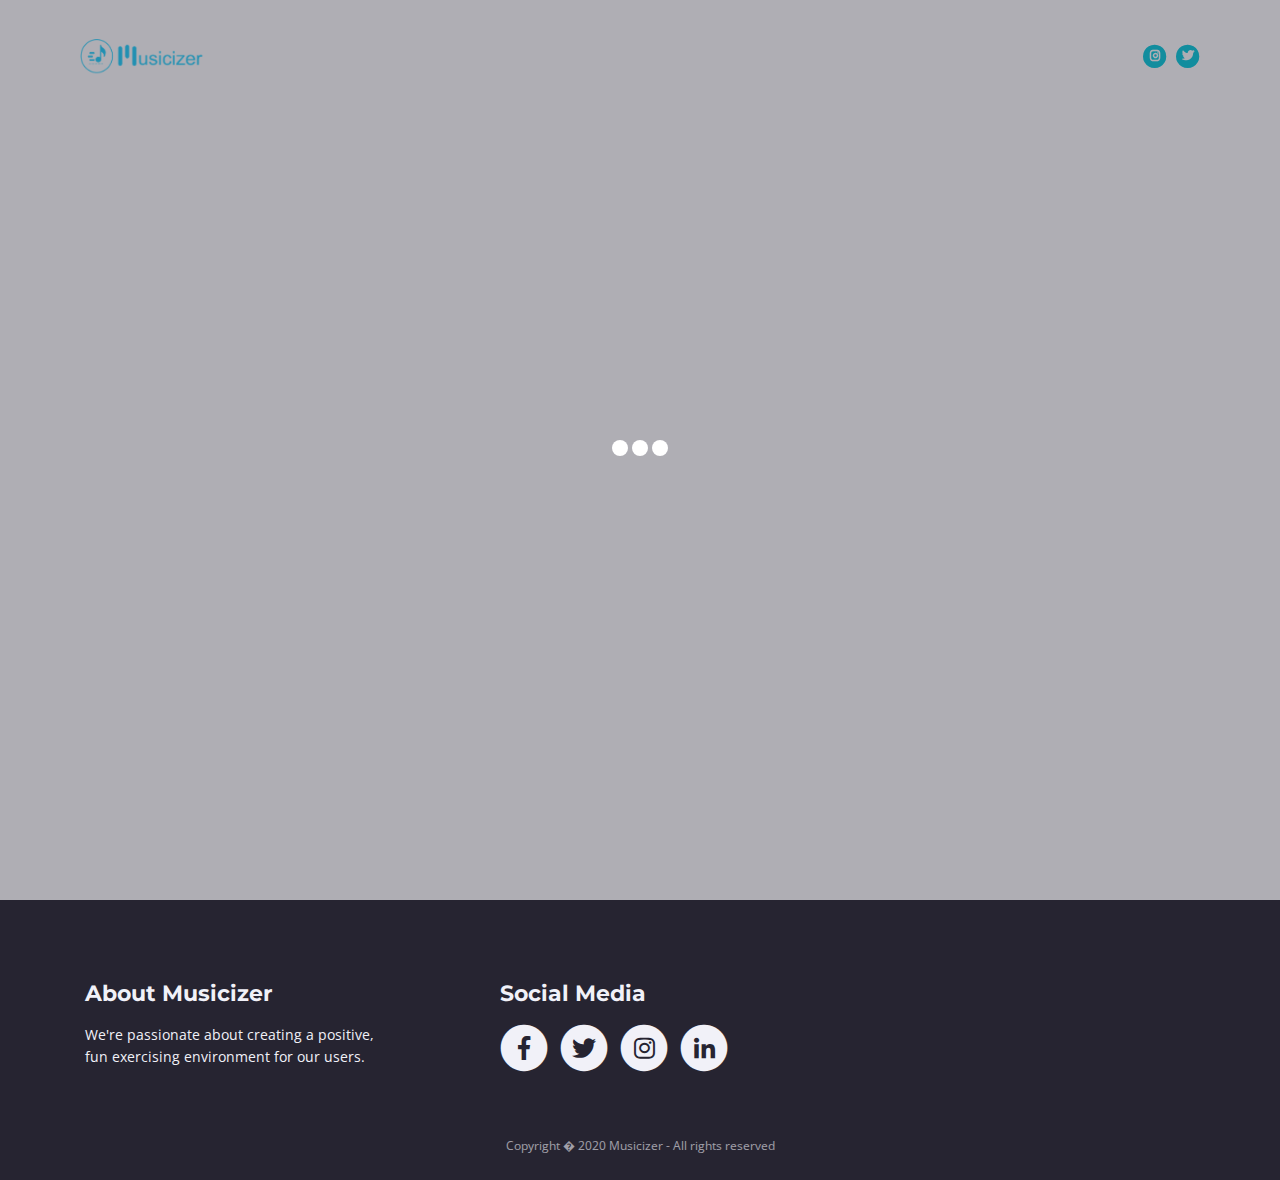
<file: blog.html>
<!DOCTYPE html>
<html lang="en">

<head>
    <meta charset="utf-8">
    <meta name="viewport" content="width=device-width, initial-scale=1, shrink-to-fit=no">

    <!-- SEO Meta Tags -->
    <meta name="description" content="Musicizer is an up and coming exercise app that is unlike the rest. The app uses complex tempo modification methods to push you to the tempo you want.">
    <meta name="author" content="Musicizer">

    <!-- OG Meta Tags to improve the way the post looks when you share the page on LinkedIn, Facebook, Google+ -->
    <meta property="og:site_name" content="Musicizer" />
    <!-- website name -->
    <meta property="og:site" content="http://musicizer.tk" />
    <!-- website link -->
    <meta property="og:title" content="Musicizer - exercise at your own tempo" />
    <!-- title shown in the actual shared post -->
    <meta property="og:description" content="Love music? Hate exercise? Motivate yourself to exercise with this new app." />
    <!-- description shown in the actual shared post -->
    <meta property="og:image" content="images/Black.png" />
    <!-- image link, make sure it's jpg -->
    <meta property="og:url" content="http://musicizer.tk" />
    <!-- where do you want your post to link to -->
    <meta property="og:type" content="article" />

    <!-- Website Title -->
    <title>Musicizer - exercise at your own tempo</title>

    <!-- Styles -->
    <link href="https://fonts.googleapis.com/css?family=Montserrat:400,600,700" rel="stylesheet">
    <link href="https://fonts.googleapis.com/css?family=Open+Sans:400,400i,700,700i" rel="stylesheet">
    <link href="css/bootstrap.css" rel="stylesheet">
    <link href="css/fontawesome-all.css" rel="stylesheet">
    <link href="css/swiper.css" rel="stylesheet">
    <link href="css/magnific-popup.css" rel="stylesheet">
    <link href="css/styles.css" rel="stylesheet">

    <!-- Favicon  -->
    <link rel="icon" href="images/favicon.png">
</head>

<body data-spy="scroll" data-target=".fixed-top">

    <!-- Preloader -->
    <div class="spinner-wrapper">
        <div class="spinner">
            <div class="bounce1"></div>
            <div class="bounce2"></div>
            <div class="bounce3"></div>
        </div>
    </div>
    <!-- end of preloader -->
    <!-- Navigation -->
    <nav class="navbar navbar-expand-md navbar-dark navbar-custom fixed-top">
        <!-- Text Logo - Use this if you don't have a graphic logo -->
        <!-- <a class="navbar-brand logo-text page-scroll" href="index.html">Leno</a> -->
        <!-- Image Logo -->
        <a class="navbar-brand logo-image" href="index.html"><img src="images/musicizer-weblogo.png" alt="alternative"></a>

        <!-- Mobile Menu Toggle Button -->
        <button class="navbar-toggler" type="button" data-toggle="collapse" data-target="#navbarsExampleDefault" aria-controls="navbarsExampleDefault" aria-expanded="false" aria-label="Toggle navigation">
      <span class="navbar-toggler-awesome fas fa-bars"></span>
      <span class="navbar-toggler-awesome fas fa-times"></span>
    </button>
        <!-- end of mobile menu toggle button -->

        <div class="collapse navbar-collapse" id="navbarsExampleDefault">
            <ul class="navbar-nav ml-auto">
                <li class="nav-item">
                    <a class="nav-link page-scroll" href="index.html">HOME<span class="sr-only">(current)</span></a>
                </li>
                <li class="nav-item">
                    <a class="nav-link page-scroll" href="blog.html">BLOG<span class="sr-only">(current)</span></a>
                </li>
                <!-- <li class="nav-item">
                    <a class="nav-link page-scroll" href="inde">TEAM<span class="sr-only">(current)</span></a>
                </li> -->
            </ul>
            <span class="nav-item social-icons">
        <span class="fa-stack">
          <a href="https://www.instagram.com/musicizerapp/">
            <i class="fas fa-circle fa-stack-2x"></i>
            <i class="fab fa-instagram fa-stack-1x"></i>
          </a>
        </span>
            <span class="fa-stack">
          <a href="https://twitter.com/musicizerapp">
            <i class="fas fa-circle fa-stack-2x"></i>
            <i class="fab fa-twitter fa-stack-1x"></i>
          </a>
        </span>
            </span>
        </div>
    </nav>
    <!-- end of navbar -->
    <!-- end of navigation -->
    <!-- Header -->
    <header id="header" class="header">

    </header>
    <!-- end of header -->
    <!-- end of header -->
    <iframe src="https://fightfi.cf/mzblog/" onload="resizeIframe(this)" frameborder="0" allowfullscreen style="width:100%; height: 100vh; margin-bottom: -6px;"></iframe>
    <!-- Footer -->
    <div class="footer">
        <div class="container">
            <div class="row">
                <div class="col-md-4">
                    <div class="footer-col">
                        <h4>About Musicizer</h4>
                        <p>We're passionate about creating a positive, fun exercising environment for our users.</p>
                    </div>
                </div>
                <!-- end of col -->
                <!-- <div class="col-md-4">
            <div class="footer-col middle">
                <h4>Important Links</h4>
                <ul class="list-unstyled li-space-lg">
                    <li class="media">
                        <i class="fas fa-square"></i>
                        <div class="media-body">Our business partners <a class="turquoise" href="#your-link">startupguide.com</a></div>
                    </li>
                    <li class="media">
                        <i class="fas fa-square"></i>
                        <div class="media-body">Read our <a class="turquoise" href="terms-conditions.html">Terms & Conditions</a>, <a class="turquoise" href="privacy-policy.html">Privacy Policy</a></div>
                    </li>
                </ul>
            </div>
        </div> end of col -->
                <div class="col-md-4">
                    <div class="footer-col last">
                        <h4>Social Media</h4>
                        <span class="fa-stack">
              <a href="https://www.facebook.com/musicizer">
                <i class="fas fa-circle fa-stack-2x"></i>
                <i class="fab fa-facebook-f fa-stack-1x"></i>
              </a>
            </span>
                        <span class="fa-stack">
              <a href="https://www.twitter.com/musicizerapp">
                <i class="fas fa-circle fa-stack-2x"></i>
                <i class="fab fa-twitter fa-stack-1x"></i>
              </a>
            </span>
                        <span class="fa-stack">
              <a href="https://www.instagram.com/musicizerapp">
                <i class="fas fa-circle fa-stack-2x"></i>
                <i class="fab fa-instagram fa-stack-1x"></i>
              </a>
            </span>
                        <span class="fa-stack">
              <a href="https://www.linkedin.com/company/65321489/">
                <i class="fas fa-circle fa-stack-2x"></i>
                <i class="fab fa-linkedin-in fa-stack-1x"></i>
              </a>
            </span>
                    </div>
                </div>
                <!-- end of col -->
            </div>
            <!-- end of row -->
        </div>
        <!-- end of container -->
    </div>
    <!-- end of footer -->
    <!-- end of footer -->
    <!-- Copyright -->
    <div class="copyright">
        <div class="container">
            <div class="row">
                <div class="col-lg-12">
                    <p class="p-small">Copyright � 2020 Musicizer - All rights reserved</p>
                </div>
                <!-- end of col -->
            </div>
            <!-- enf of row -->
        </div>
        <!-- end of container -->
    </div>
    <!-- end of copyright -->
    <!-- end of copyright -->
    <!-- Scripts -->
    <script src="js/jquery.min.js"></script>
    <!-- jQuery for Bootstrap's JavaScript plugins -->
    <script src="js/popper.min.js"></script>
    <!-- Popper tooltip library for Bootstrap -->
    <script src="js/bootstrap.min.js"></script>
    <!-- Bootstrap framework -->
    <script src="js/jquery.easing.min.js"></script>
    <!-- jQuery Easing for smooth scrolling between anchors -->
    <script src="js/swiper.min.js"></script>
    <!-- Swiper for image and text sliders -->
    <script src="js/jquery.magnific-popup.js"></script>
    <!-- Magnific Popup for lightboxes -->
    <script src="js/morphext.min.js"></script>
    <!-- Morphtext rotating text in the header -->
    <script src="js/validator.min.js"></script>
    <!-- Validator.js - Bootstrap plugin that validates forms -->
    <script src="js/scripts.js"></script>
    <!-- Custom scripts -->
    <script type="text/javascript" src="https://downloads.mailchimp.com/js/signup-forms/popup/unique-methods/embed.js" data-dojo-config="usePlainJson: true, isDebug: false"></script>
    <script type="text/javascript">
        function showMailingPopUp() {
            window.dojoRequire(["mojo/signup-forms/Loader"], function(L) {
                L.start({
                    "baseUrl": "mc.us18.list-manage.com",
                    "uuid": "079d6624d26c3b95f230fa34f",
                    "lid": "9e325c2014",
                    "uniqueMethods": true
                })
            })
            document.cookie = "MCPopupClosed=; expires=Thu, 01 Jan 1970 00:00:00 UTC";
        }
        document.getElementById("open-popup").onclick = function() {
            showMailingPopUp()
        };
    </script>
    <script type="text/javascript">
        function resizeIframe(iframe) {
            iframe.height = iframe.contentWindow.document.body.scrollHeight + "px";
        }
    </script>
</body>

</html>
</file>
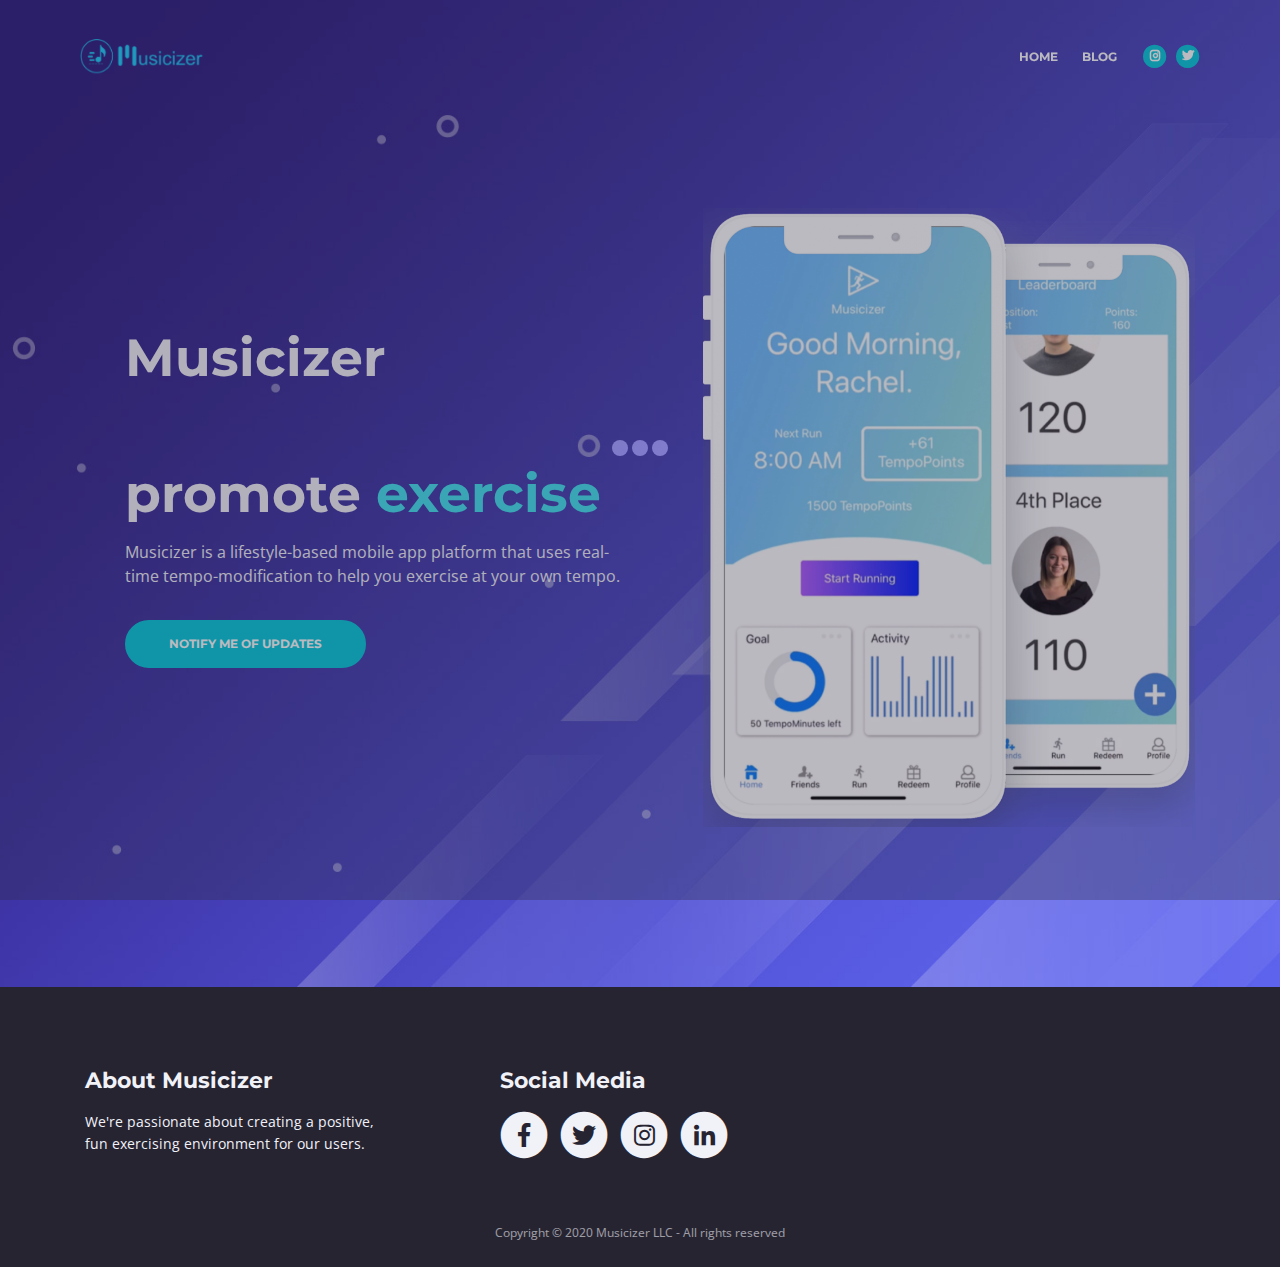
<file: index copy 2.html>
﻿<!DOCTYPE html>
<html lang="en">

<head>
    <meta charset="utf-8">
    <meta name="viewport" content="width=device-width, initial-scale=1, shrink-to-fit=no">

    <!-- SEO Meta Tags -->
    <meta name="description" content="Musicizer is an up and coming exercise app that is unlike the rest. The app uses complex tempo modification methods to push you to the tempo you want.">
    <meta name="author" content="Musicizer">

    <!-- OG Meta Tags to improve the way the post looks when you share the page on LinkedIn, Facebook, Google+ -->
    <meta property="og:site_name" content="Musicizer" />
    <!-- website name -->
    <meta property="og:site" content="http://musicizer.tk" />
    <!-- website link -->
    <meta property="og:title" content="Musicizer - exercise at your own tempo" />
    <!-- title shown in the actual shared post -->
    <meta property="og:description" content="Love music? Hate exercise? Motivate yourself to exercise with this new app." />
    <!-- description shown in the actual shared post -->
    <meta property="og:image" content="images/Black.png" />
    <!-- image link, make sure it's jpg -->
    <meta property="og:url" content="http://musicizer.tk" />
    <!-- where do you want your post to link to -->
    <meta property="og:type" content="article" />

    <!-- Website Title -->
    <title>Musicizer - exercise at your own tempo</title>

    <!-- Styles -->
    <link href="https://fonts.googleapis.com/css?family=Montserrat:400,600,700" rel="stylesheet">
    <link href="https://fonts.googleapis.com/css?family=Open+Sans:400,400i,700,700i" rel="stylesheet">
    <link href="css/bootstrap.css" rel="stylesheet">
    <link href="css/fontawesome-all.css" rel="stylesheet">
    <link href="css/swiper.css" rel="stylesheet">
    <link href="css/magnific-popup.css" rel="stylesheet">
    <link href="css/styles.css" rel="stylesheet">

    <!-- Favicon  -->
    <link rel="icon" href="images/favicon.png">
</head>

<body data-spy="scroll" data-target=".fixed-top">

    <!-- Preloader -->
    <div class="spinner-wrapper">
        <div class="spinner">
            <div class="bounce1"></div>
            <div class="bounce2"></div>
            <div class="bounce3"></div>
        </div>
    </div>
    <!-- end of preloader -->


    <!-- Navigation -->
    <nav class="navbar navbar-expand-md navbar-dark navbar-custom fixed-top">
        <!-- Text Logo - Use this if you don't have a graphic logo -->
        <!-- <a class="navbar-brand logo-text page-scroll" href="index.html">Leno</a> -->

        <!-- Image Logo -->
        <a class="navbar-brand logo-image" href="index.html"><img src="images/musicizer-weblogo.png" alt="alternative"></a>

        <!-- Mobile Menu Toggle Button -->
        <button class="navbar-toggler" type="button" data-toggle="collapse" data-target="#navbarsExampleDefault" aria-controls="navbarsExampleDefault" aria-expanded="false" aria-label="Toggle navigation">
            <span class="navbar-toggler-awesome fas fa-bars"></span>
            <span class="navbar-toggler-awesome fas fa-times"></span>
        </button>
        <!-- end of mobile menu toggle button -->

        <div class="collapse navbar-collapse" id="navbarsExampleDefault">
            <ul class="navbar-nav ml-auto">

                <li class="nav-item">
                    <a class="nav-link page-scroll" href="index.html">HOME<span class="sr-only">(current)</span></a>
                </li>
                <li class="nav-item">
                    <a class="nav-link page-scroll" href="blog.html">BLOG<span class="sr-only">(current)</span></a>
                </li>
                <!-- <li class="nav-item">
                    <a class="nav-link page-scroll" href="blog.html">BLOG<span class="sr-only">(current)</span></a>
                </li>
		<li class="nav-item">
                    <a class="nav-link page-scroll" href="team.html">TEAM<span class="sr-only">(current)</span></a>
                </li> -->
            </ul>
            <span class="nav-item social-icons">
                <span class="fa-stack">
                    <a href="https://www.instagram.com/musicizerapp/">
                        <i class="fas fa-circle fa-stack-2x"></i>
                        <i class="fab fa-instagram fa-stack-1x"></i>
                    </a>
                </span>
            <span class="fa-stack">
                    <a href="https://twitter.com/musicizerapp">
                        <i class="fas fa-circle fa-stack-2x"></i>
                        <i class="fab fa-twitter fa-stack-1x"></i>
                    </a>
                </span>
            </span>
        </div>
    </nav>
    <!-- end of navbar -->
    <!-- end of navigation -->


    <!-- Header -->
    <header id="header" class="header">
        <div class="header-content">
            <div class="container">
                <div class="row">
                    <div class="col-lg-6">
                        <div class="text-container">
                            <h1>Musicizer</h1>
                            <h1><br>promote <span id="js-rotating">exercise, health, life</span></h1>
                            <p class="p-large">Musicizer is a lifestyle-based mobile app platform that uses real-time tempo-modification to help you exercise at your own tempo.</p>
                            <button class="btn-solid-lg page-scroll" id="open-popup">NOTIFY ME OF UPDATES</button>
                            <!-- <a class="btn-solid-lg page-scroll" href="#your-link"><i class="fab fa-apple"></i>APP STORE</a>
                            <a class="btn-solid-lg page-scroll" href="#your-link"><i class="fab fa-google-play"></i>PLAY STORE</a> -->
                        </div>
                    </div>
                    <!-- end of col -->
                    <div class="col-lg-6">
                        <div class="image-container">
                            <img class="img-fluid" src="images/main-mockup2.png" alt="alternative">
                        </div>
                        <!-- end of image-container -->
                    </div>
                    <!-- end of col -->
                </div>
                <!-- end of row -->
            </div>
            <!-- end of container -->
        </div>
        <!-- end of header-content -->
    </header>
    <!-- end of header -->
    <!-- end of header -->




    <!-- Footer -->
    <div class="footer">
        <div class="container">
            <div class="row">
                <div class="col-md-4">
                    <div class="footer-col">
                        <h4>About Musicizer</h4>
                        <p>We're passionate about creating a positive, fun exercising environment for our users.</p>
                    </div>
                </div>
                <!-- end of col -->
                <!-- <div class="col-md-4">
                    <div class="footer-col middle">
                        <h4>Important Links</h4>
                        <ul class="list-unstyled li-space-lg">
                            <li class="media">
                                <i class="fas fa-square"></i>
                                <div class="media-body">Our business partners <a class="turquoise" href="#your-link">startupguide.com</a></div>
                            </li>
                            <li class="media">
                                <i class="fas fa-square"></i>
                                <div class="media-body">Read our <a class="turquoise" href="terms-conditions.html">Terms & Conditions</a>, <a class="turquoise" href="privacy-policy.html">Privacy Policy</a></div>
                            </li>
                        </ul>
                    </div>
                </div> end of col -->
                <div class="col-md-4">
                    <div class="footer-col last">
                        <h4>Social Media</h4>
                        <span class="fa-stack">
                            <a href="https://www.facebook.com/musicizer">
                                <i class="fas fa-circle fa-stack-2x"></i>
                                <i class="fab fa-facebook-f fa-stack-1x"></i>
                            </a>
                        </span>
                        <span class="fa-stack">
                            <a href="https://www.twitter.com/musicizerapp">
                                <i class="fas fa-circle fa-stack-2x"></i>
                                <i class="fab fa-twitter fa-stack-1x"></i>
                            </a>
                        </span>
                        <span class="fa-stack">
                            <a href="https://www.instagram.com/musicizerapp">
                                <i class="fas fa-circle fa-stack-2x"></i>
                                <i class="fab fa-instagram fa-stack-1x"></i>
                            </a>
                        </span>
                        <span class="fa-stack">
                            <a href="https://www.linkedin.com/company/65321489/">
                                <i class="fas fa-circle fa-stack-2x"></i>
                                <i class="fab fa-linkedin-in fa-stack-1x"></i>
                            </a>
                        </span>
                    </div>
                </div>
                <!-- end of col -->
            </div>
            <!-- end of row -->
        </div>
        <!-- end of container -->
    </div>
    <!-- end of footer -->
    <!-- end of footer -->


    <!-- Copyright -->
    <div class="copyright">
        <div class="container">
            <div class="row">
                <div class="col-lg-12">
                    <p class="p-small">Copyright © 2020 Musicizer LLC - All rights reserved</p>
                </div>
                <!-- end of col -->
            </div>
            <!-- enf of row -->
        </div>
        <!-- end of container -->
    </div>
    <!-- end of copyright -->
    <!-- end of copyright -->


    <!-- Scripts -->
    <script src="js/jquery.min.js"></script>
    <!-- jQuery for Bootstrap's JavaScript plugins -->
    <script src="js/popper.min.js"></script>
    <!-- Popper tooltip library for Bootstrap -->
    <script src="js/bootstrap.min.js"></script>
    <!-- Bootstrap framework -->
    <script src="js/jquery.easing.min.js"></script>
    <!-- jQuery Easing for smooth scrolling between anchors -->
    <script src="js/swiper.min.js"></script>
    <!-- Swiper for image and text sliders -->
    <script src="js/jquery.magnific-popup.js"></script>
    <!-- Magnific Popup for lightboxes -->
    <script src="js/morphext.min.js"></script>
    <!-- Morphtext rotating text in the header -->
    <script src="js/validator.min.js"></script>
    <!-- Validator.js - Bootstrap plugin that validates forms -->
    <script src="js/scripts.js"></script>
    <!-- Custom scripts -->
    <script type="text/javascript" src="https://downloads.mailchimp.com/js/signup-forms/popup/unique-methods/embed.js" data-dojo-config="usePlainJson: true, isDebug: false"></script>
    <script type="text/javascript">
        function showMailingPopUp() {
            window.dojoRequire(["mojo/signup-forms/Loader"], function(L) {
                L.start({
                    "baseUrl": "mc.us18.list-manage.com",
                    "uuid": "079d6624d26c3b95f230fa34f",
                    "lid": "9e325c2014",
                    "uniqueMethods": true
                })
            })
            document.cookie = "MCPopupClosed=; expires=Thu, 01 Jan 1970 00:00:00 UTC";
        }
        document.getElementById("open-popup").onclick = function() {
            showMailingPopUp()
        };
    </script>
</body>

</html>
</file>
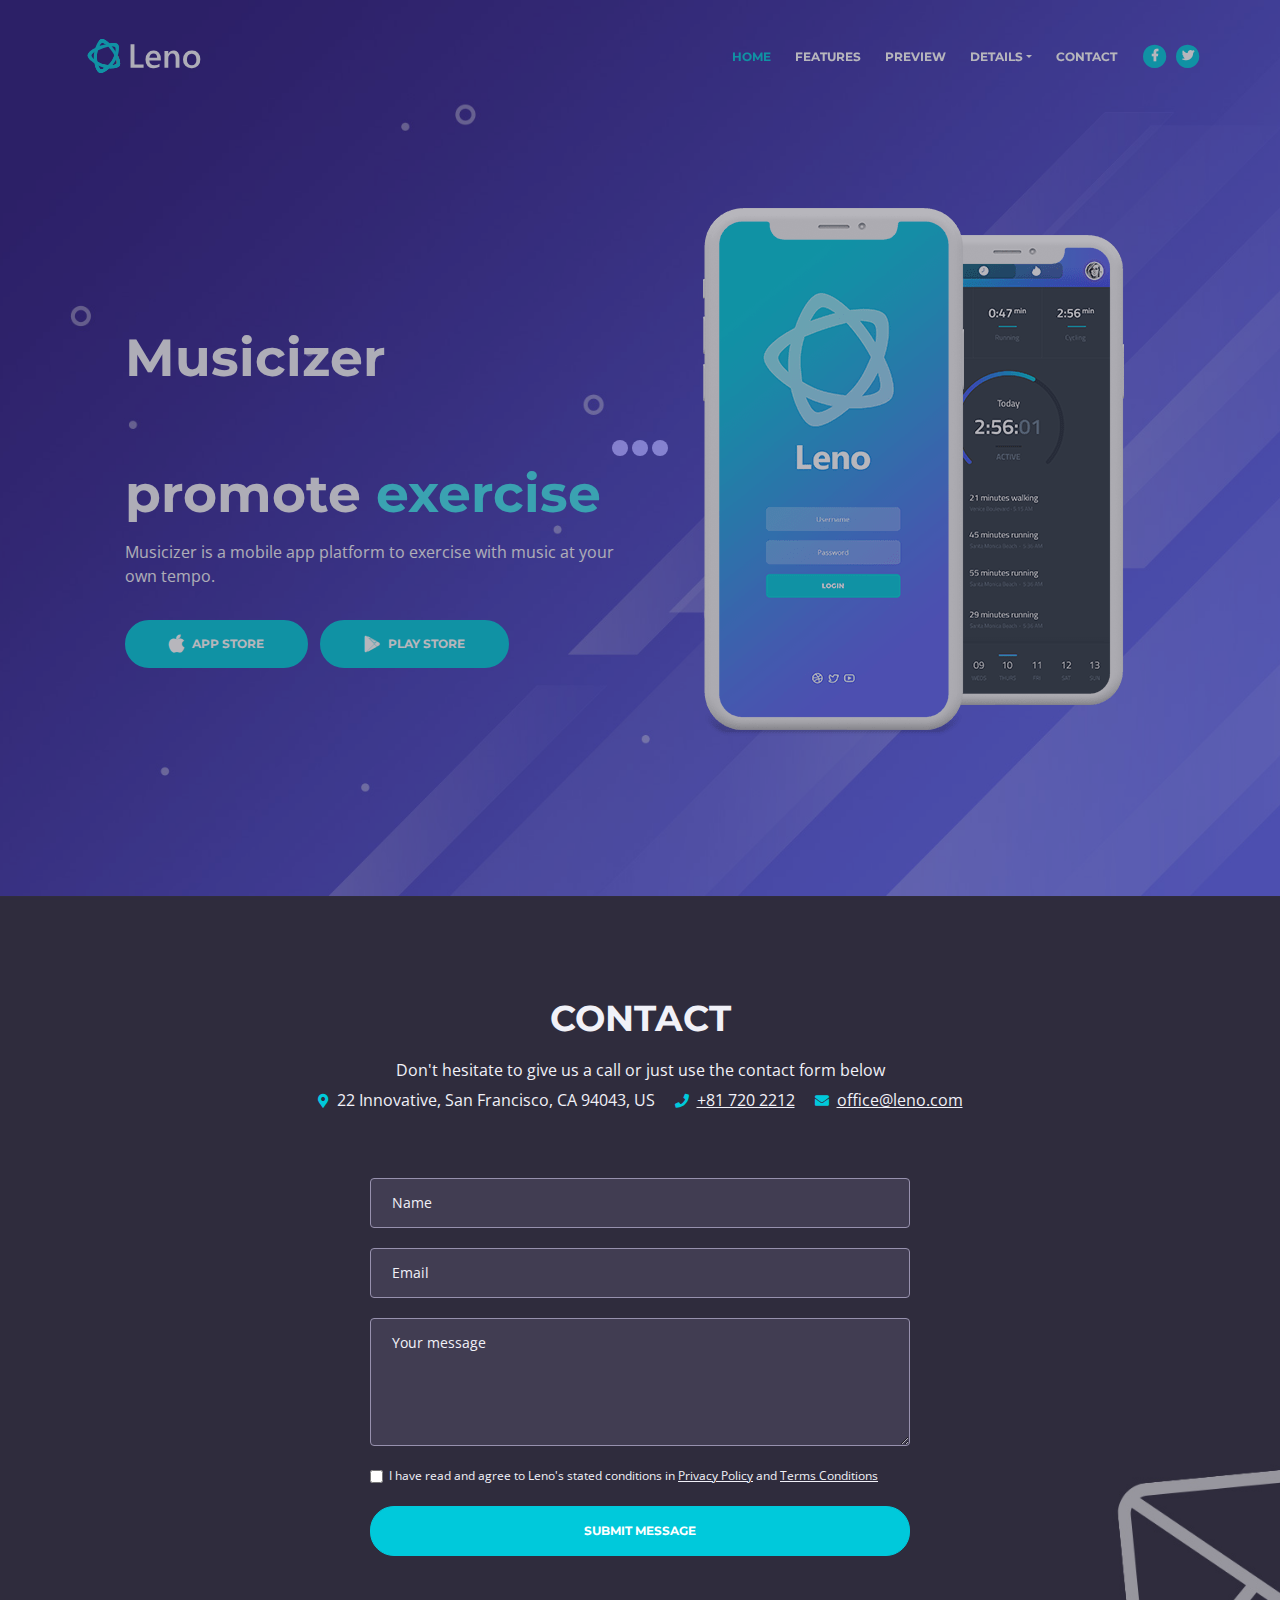
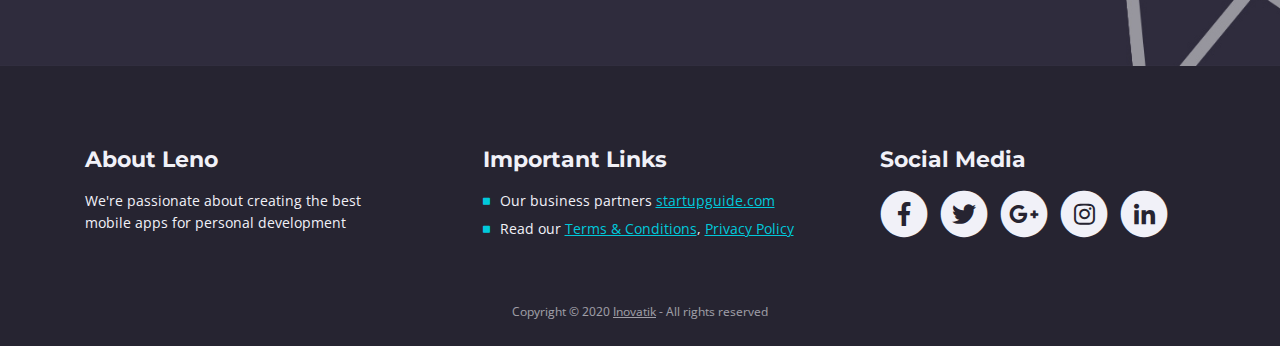
<file: index copy.html>
<!DOCTYPE html>
<html lang="en">
<head>
    <meta charset="utf-8">
    <meta name="viewport" content="width=device-width, initial-scale=1, shrink-to-fit=no">
    
    <!-- SEO Meta Tags -->
    <meta name="description" content="Mobile app HTML landing page template to help you build a great online presence for your app which will convert visitors into users">
    <meta name="author" content="Inovatik">

    <!-- OG Meta Tags to improve the way the post looks when you share the page on LinkedIn, Facebook, Google+ -->
	<meta property="og:site_name" content="" /> <!-- website name -->
	<meta property="og:site" content="" /> <!-- website link -->
	<meta property="og:title" content=""/> <!-- title shown in the actual shared post -->
	<meta property="og:description" content="" /> <!-- description shown in the actual shared post -->
	<meta property="og:image" content="" /> <!-- image link, make sure it's jpg -->
	<meta property="og:url" content="" /> <!-- where do you want your post to link to -->
	<meta property="og:type" content="article" />

    <!-- Website Title -->
    <title>Leno - Mobile App HTML Landing Page Template</title>
    
    <!-- Styles -->
    <link href="https://fonts.googleapis.com/css?family=Montserrat:400,600,700" rel="stylesheet">
    <link href="https://fonts.googleapis.com/css?family=Open+Sans:400,400i,700,700i" rel="stylesheet">
    <link href="css/bootstrap.css" rel="stylesheet">
    <link href="css/fontawesome-all.css" rel="stylesheet">
    <link href="css/swiper.css" rel="stylesheet">
	<link href="css/magnific-popup.css" rel="stylesheet">
	<link href="css/styles.css" rel="stylesheet">
	
	<!-- Favicon  -->
    <link rel="icon" href="images/favicon.png">
</head>
<body data-spy="scroll" data-target=".fixed-top">
    
    <!-- Preloader -->
	<div class="spinner-wrapper">
        <div class="spinner">
            <div class="bounce1"></div>
            <div class="bounce2"></div>
            <div class="bounce3"></div>
        </div>
    </div>
    <!-- end of preloader -->
    

    <!-- Navigation -->
    <nav class="navbar navbar-expand-md navbar-dark navbar-custom fixed-top">
        <!-- Text Logo - Use this if you don't have a graphic logo -->
        <!-- <a class="navbar-brand logo-text page-scroll" href="index.html">Leno</a> -->

        <!-- Image Logo -->
        <a class="navbar-brand logo-image" href="index.html"><img src="images/logo.svg" alt="alternative"></a> 
        
        <!-- Mobile Menu Toggle Button -->
        <button class="navbar-toggler" type="button" data-toggle="collapse" data-target="#navbarsExampleDefault" aria-controls="navbarsExampleDefault" aria-expanded="false" aria-label="Toggle navigation">
            <span class="navbar-toggler-awesome fas fa-bars"></span>
            <span class="navbar-toggler-awesome fas fa-times"></span>
        </button>
        <!-- end of mobile menu toggle button -->

        <div class="collapse navbar-collapse" id="navbarsExampleDefault">
            <ul class="navbar-nav ml-auto">
                <li class="nav-item">
                    <a class="nav-link page-scroll" href="#header">HOME <span class="sr-only">(current)</span></a>
                </li>
                <li class="nav-item">
                    <a class="nav-link page-scroll" href="#features">FEATURES</a>
                </li>
                <li class="nav-item">
                    <a class="nav-link page-scroll" href="#preview">PREVIEW</a>
                </li>

                <!-- Dropdown Menu -->          
                <li class="nav-item dropdown">
                    <a class="nav-link dropdown-toggle page-scroll" href="#details" id="navbarDropdown" role="button" aria-haspopup="true" aria-expanded="false">DETAILS</a>
                    <div class="dropdown-menu" aria-labelledby="navbarDropdown">
                        <a class="dropdown-item" href="terms-conditions.html"><span class="item-text">TERMS CONDITIONS</span></a>
                        <div class="dropdown-items-divide-hr"></div>
                        <a class="dropdown-item" href="privacy-policy.html"><span class="item-text">PRIVACY POLICY</span></a>
                    </div>
                </li>
                <!-- end of dropdown menu -->

                <li class="nav-item">
                    <a class="nav-link page-scroll" href="#contact">CONTACT</a>
                </li>
            </ul>
            <span class="nav-item social-icons">
                <span class="fa-stack">
                    <a href="#your-link">
                        <i class="fas fa-circle fa-stack-2x"></i>
                        <i class="fab fa-facebook-f fa-stack-1x"></i>
                    </a>
                </span>
                <span class="fa-stack">
                    <a href="#your-link">
                        <i class="fas fa-circle fa-stack-2x"></i>
                        <i class="fab fa-twitter fa-stack-1x"></i>
                    </a>
                </span>
            </span>
        </div>
    </nav> <!-- end of navbar -->
    <!-- end of navigation -->


    <!-- Header -->
    <header id="header" class="header">
        <div class="header-content">
            <div class="container">
                <div class="row">
                    <div class="col-lg-6">
                        <div class="text-container">
                            <h1>Musicizer</h1>
                            <h1><br>promote <span id="js-rotating">exercise, health, life</span></h1>
                            <p class="p-large">Musicizer is a mobile app platform to exercise with music at your own tempo.</p>
                            <a class="btn-solid-lg page-scroll" href="#your-link"><i class="fab fa-apple"></i>APP STORE</a>
                            <a class="btn-solid-lg page-scroll" href="#your-link"><i class="fab fa-google-play"></i>PLAY STORE</a>
                        </div>
                    </div> <!-- end of col -->
                    <div class="col-lg-6">
                        <div class="image-container">
                            <img class="img-fluid" src="images/header-iphone.png" alt="alternative">
                        </div> <!-- end of image-container -->
                    </div> <!-- end of col -->
                </div> <!-- end of row -->
            </div> <!-- end of container -->
        </div> <!-- end of header-content -->
    </header> <!-- end of header -->
    <!-- end of header -->

    
    

    <!-- Contact -->
    <div id="contact" class="form">
        <div class="container">
            <div class="row">
                <div class="col-lg-12">
                    <h2>CONTACT</h2>
                    <ul class="list-unstyled li-space-lg">
                        <li class="address">Don't hesitate to give us a call or just use the contact form below</li>
                        <li><i class="fas fa-map-marker-alt"></i>22 Innovative, San Francisco, CA 94043, US</li>
                        <li><i class="fas fa-phone"></i><a class="blue" href="tel:003024630820">+81 720 2212</a></li>
                        <li><i class="fas fa-envelope"></i><a class="blue" href="mailto:office@leno.com">office@leno.com</a></li>
                    </ul>
                </div> <!-- end of col -->
            </div> <!-- end of row -->
            <div class="row">
                <div class="col-lg-6 offset-lg-3">
                    
                    <!-- Contact Form -->
                    <form id="contactForm" data-toggle="validator" data-focus="false">
                        <div class="form-group">
                            <input type="text" class="form-control-input" id="cname" required>
                            <label class="label-control" for="cname">Name</label>
                            <div class="help-block with-errors"></div>
                        </div>
                        <div class="form-group">
                            <input type="email" class="form-control-input" id="cemail" required>
                            <label class="label-control" for="cemail">Email</label>
                            <div class="help-block with-errors"></div>
                        </div>
                        <div class="form-group">
                            <textarea class="form-control-textarea" id="cmessage" required></textarea>
                            <label class="label-control" for="cmessage">Your message</label>
                            <div class="help-block with-errors"></div>
                        </div>
                        <div class="form-group checkbox">
                            <input type="checkbox" id="cterms" value="Agreed-to-Terms" required>I have read and agree to Leno's stated conditions in <a href="privacy-policy.html">Privacy Policy</a> and <a href="terms-conditions.html">Terms Conditions</a> 
                            <div class="help-block with-errors"></div>
                        </div>
                        <div class="form-group">
                            <button type="submit" class="form-control-submit-button">SUBMIT MESSAGE</button>
                        </div>
                        <div class="form-message">
                            <div id="cmsgSubmit" class="h3 text-center hidden"></div>
                        </div>
                    </form>
                    <!-- end of contact form -->

                </div> <!-- end of col -->
            </div> <!-- end of row -->
        </div> <!-- end of container -->
    </div> <!-- end of form -->
    <!-- end of contact -->


    <!-- Footer -->
    <div class="footer">
        <div class="container">
            <div class="row">
                <div class="col-md-4">
                    <div class="footer-col">
                        <h4>About Leno</h4>
                        <p>We're passionate about creating the best mobile apps for personal development</p>
                    </div>
                </div> <!-- end of col -->
                <div class="col-md-4">
                    <div class="footer-col middle">
                        <h4>Important Links</h4>
                        <ul class="list-unstyled li-space-lg">
                            <li class="media">
                                <i class="fas fa-square"></i>
                                <div class="media-body">Our business partners <a class="turquoise" href="#your-link">startupguide.com</a></div>
                            </li>
                            <li class="media">
                                <i class="fas fa-square"></i>
                                <div class="media-body">Read our <a class="turquoise" href="terms-conditions.html">Terms & Conditions</a>, <a class="turquoise" href="privacy-policy.html">Privacy Policy</a></div>
                            </li>
                        </ul>
                    </div>
                </div> <!-- end of col -->
                <div class="col-md-4">
                    <div class="footer-col last">
                        <h4>Social Media</h4>
                        <span class="fa-stack">
                            <a href="#your-link">
                                <i class="fas fa-circle fa-stack-2x"></i>
                                <i class="fab fa-facebook-f fa-stack-1x"></i>
                            </a>
                        </span>
                        <span class="fa-stack">
                            <a href="#your-link">
                                <i class="fas fa-circle fa-stack-2x"></i>
                                <i class="fab fa-twitter fa-stack-1x"></i>
                            </a>
                        </span>
                        <span class="fa-stack">
                            <a href="#your-link">
                                <i class="fas fa-circle fa-stack-2x"></i>
                                <i class="fab fa-google-plus-g fa-stack-1x"></i>
                            </a>
                        </span>
                        <span class="fa-stack">
                            <a href="#your-link">
                                <i class="fas fa-circle fa-stack-2x"></i>
                                <i class="fab fa-instagram fa-stack-1x"></i>
                            </a>
                        </span>
                        <span class="fa-stack">
                            <a href="#your-link">
                                <i class="fas fa-circle fa-stack-2x"></i>
                                <i class="fab fa-linkedin-in fa-stack-1x"></i>
                            </a>
                        </span>
                    </div> 
                </div> <!-- end of col -->
            </div> <!-- end of row -->
        </div> <!-- end of container -->
    </div> <!-- end of footer -->  
    <!-- end of footer -->


    <!-- Copyright -->
    <div class="copyright">
        <div class="container">
            <div class="row">
                <div class="col-lg-12">
                    <p class="p-small">Copyright © 2020 <a href="https://inovatik.com">Inovatik</a> - All rights reserved</p>
                </div> <!-- end of col -->
            </div> <!-- enf of row -->
        </div> <!-- end of container -->
    </div> <!-- end of copyright --> 
    <!-- end of copyright -->
    
    	
    <!-- Scripts -->
    <script src="js/jquery.min.js"></script> <!-- jQuery for Bootstrap's JavaScript plugins -->
    <script src="js/popper.min.js"></script> <!-- Popper tooltip library for Bootstrap -->
    <script src="js/bootstrap.min.js"></script> <!-- Bootstrap framework -->
    <script src="js/jquery.easing.min.js"></script> <!-- jQuery Easing for smooth scrolling between anchors -->
    <script src="js/swiper.min.js"></script> <!-- Swiper for image and text sliders -->
    <script src="js/jquery.magnific-popup.js"></script> <!-- Magnific Popup for lightboxes -->
    <script src="js/morphext.min.js"></script> <!-- Morphtext rotating text in the header -->
    <script src="js/validator.min.js"></script> <!-- Validator.js - Bootstrap plugin that validates forms -->
    <script src="js/scripts.js"></script> <!-- Custom scripts -->
</body>
</html>
</file>
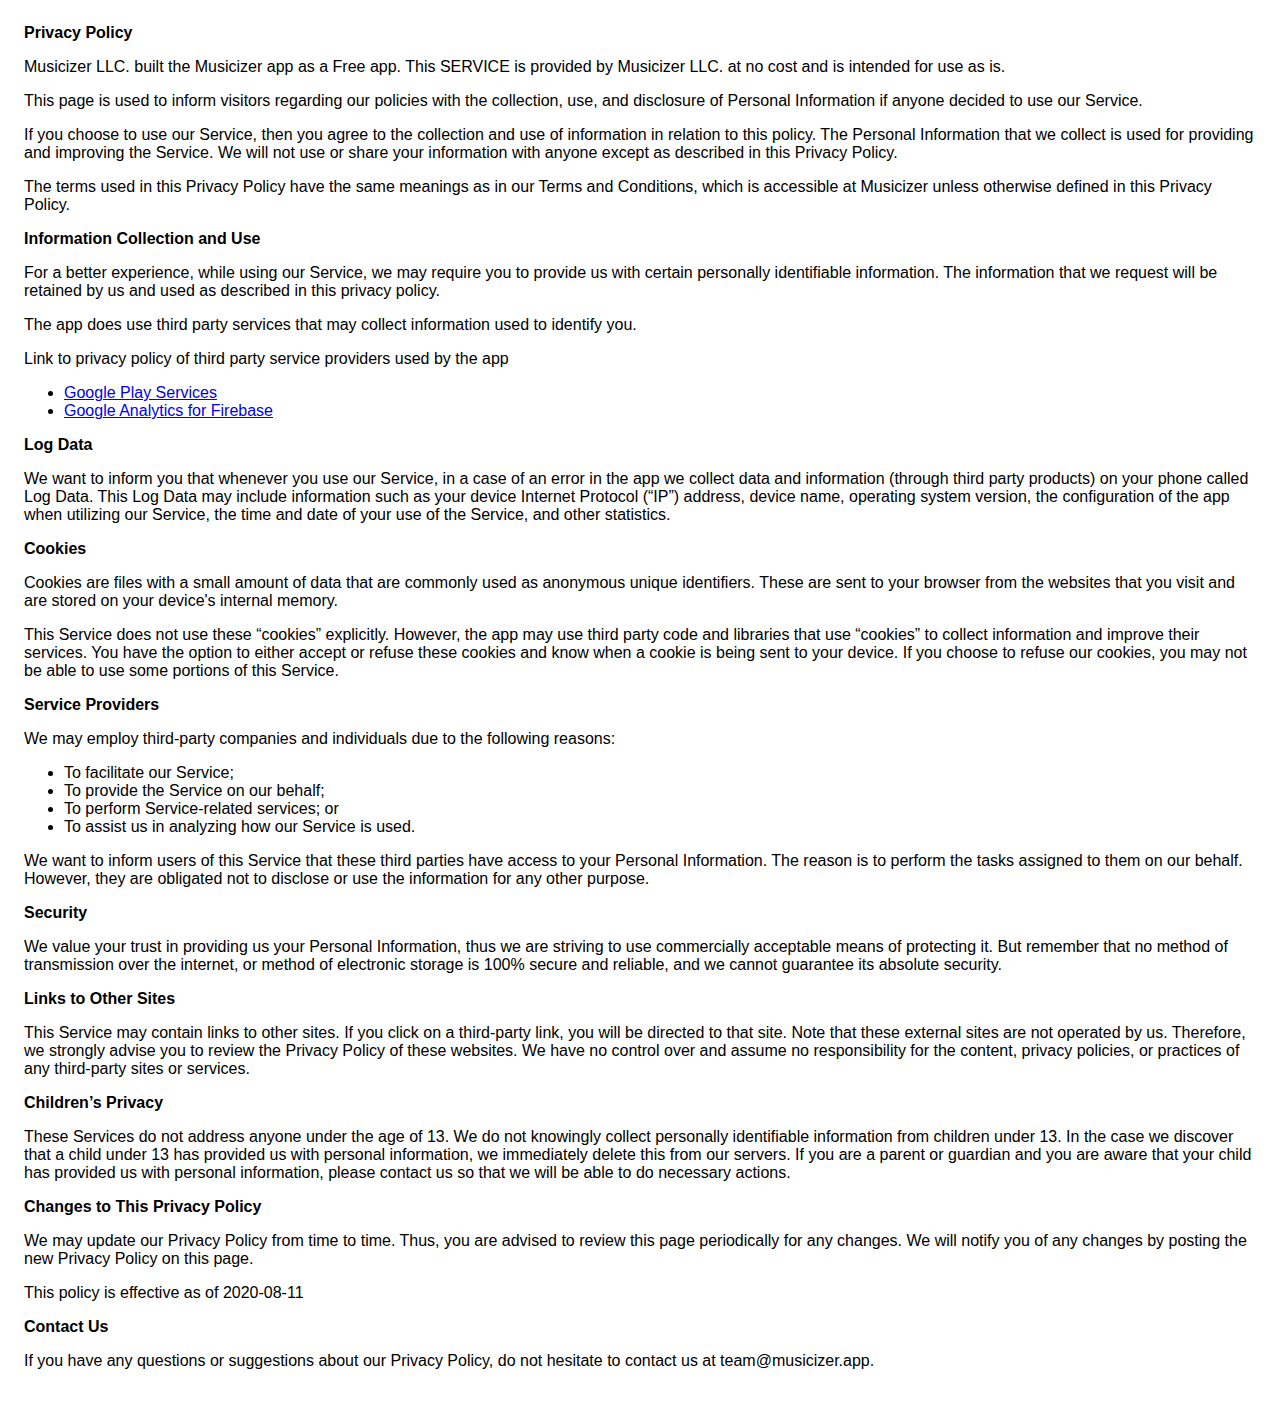
<file: privacy-policy.html>
<!DOCTYPE html>
<html>

<head>
    <meta charset='utf-8'>
    <meta name='viewport' content='width=device-width'>
    <title>Privacy Policy</title>
    <style>
        body {
            font-family: 'Helvetica Neue', Helvetica, Arial, sans-serif;
            padding: 1em;
        }
    </style>
</head>

<body>
    <strong>Privacy Policy</strong>
    <p>
        Musicizer LLC. built the Musicizer app as a Free app. This SERVICE is provided by Musicizer LLC. at no cost and is intended for use as is.
    </p>
    <p>
        This page is used to inform visitors regarding our policies with the collection, use, and disclosure of Personal Information if anyone decided to use our Service.
    </p>
    <p>
        If you choose to use our Service, then you agree to the collection and use of information in relation to this policy. The Personal Information that we collect is used for providing and improving the Service. We will not use or share your information with
        anyone except as described in this Privacy Policy.
    </p>
    <p>
        The terms used in this Privacy Policy have the same meanings as in our Terms and Conditions, which is accessible at Musicizer unless otherwise defined in this Privacy Policy.
    </p>
    <p><strong>Information Collection and Use</strong></p>
    <p>
        For a better experience, while using our Service, we may require you to provide us with certain personally identifiable information. The information that we request will be retained by us and used as described in this privacy policy.
    </p>
    <div>
        <p>
            The app does use third party services that may collect information used to identify you.
        </p>
        <p>
            Link to privacy policy of third party service providers used by the app
        </p>
        <ul>
            <li><a href="https://www.google.com/policies/privacy/" target="_blank" rel="noopener noreferrer">Google Play Services</a></li>
            <!---->
            <li><a href="https://firebase.google.com/policies/analytics" target="_blank" rel="noopener noreferrer">Google Analytics for Firebase</a></li>
            <!---->
            <!---->
            <!---->
            <!---->
            <!---->
            <!---->
            <!---->
            <!---->
            <!---->
            <!---->
            <!---->
            <!---->
            <!---->
            <!---->
            <!---->
            <!---->
            <!---->
            <!---->
            <!---->
            <!---->
        </ul>
    </div>
    <p><strong>Log Data</strong></p>
    <p>
        We want to inform you that whenever you use our Service, in a case of an error in the app we collect data and information (through third party products) on your phone called Log Data. This Log Data may include information such as your device Internet
        Protocol (“IP”) address, device name, operating system version, the configuration of the app when utilizing our Service, the time and date of your use of the Service, and other statistics.
    </p>
    <p><strong>Cookies</strong></p>
    <p>
        Cookies are files with a small amount of data that are commonly used as anonymous unique identifiers. These are sent to your browser from the websites that you visit and are stored on your device's internal memory.
    </p>
    <p>
        This Service does not use these “cookies” explicitly. However, the app may use third party code and libraries that use “cookies” to collect information and improve their services. You have the option to either accept or refuse these cookies and know when
        a cookie is being sent to your device. If you choose to refuse our cookies, you may not be able to use some portions of this Service.
    </p>
    <p><strong>Service Providers</strong></p>
    <p>
        We may employ third-party companies and individuals due to the following reasons:
    </p>
    <ul>
        <li>To facilitate our Service;</li>
        <li>To provide the Service on our behalf;</li>
        <li>To perform Service-related services; or</li>
        <li>To assist us in analyzing how our Service is used.</li>
    </ul>
    <p>
        We want to inform users of this Service that these third parties have access to your Personal Information. The reason is to perform the tasks assigned to them on our behalf. However, they are obligated not to disclose or use the information for any other
        purpose.
    </p>
    <p><strong>Security</strong></p>
    <p>
        We value your trust in providing us your Personal Information, thus we are striving to use commercially acceptable means of protecting it. But remember that no method of transmission over the internet, or method of electronic storage is 100% secure and
        reliable, and we cannot guarantee its absolute security.
    </p>
    <p><strong>Links to Other Sites</strong></p>
    <p>
        This Service may contain links to other sites. If you click on a third-party link, you will be directed to that site. Note that these external sites are not operated by us. Therefore, we strongly advise you to review the Privacy Policy of these websites.
        We have no control over and assume no responsibility for the content, privacy policies, or practices of any third-party sites or services.
    </p>
    <p><strong>Children’s Privacy</strong></p>
    <p>
        These Services do not address anyone under the age of 13. We do not knowingly collect personally identifiable information from children under 13. In the case we discover that a child under 13 has provided us with personal information, we immediately delete
        this from our servers. If you are a parent or guardian and you are aware that your child has provided us with personal information, please contact us so that we will be able to do necessary actions.
    </p>
    <p><strong>Changes to This Privacy Policy</strong></p>
    <p>
        We may update our Privacy Policy from time to time. Thus, you are advised to review this page periodically for any changes. We will notify you of any changes by posting the new Privacy Policy on this page.
    </p>
    <p>This policy is effective as of 2020-08-11</p>
    <p><strong>Contact Us</strong></p>
    <p>
        If you have any questions or suggestions about our Privacy Policy, do not hesitate to contact us at team@musicizer.app.
    </p>
    <!-- <p>
        This privacy policy page was created at
        <a href="https://privacypolicytemplate.net" target="_blank" rel="noopener noreferrer">privacypolicytemplate.net</a> and modified/generated by
        <a href="https://app-privacy-policy-generator.firebaseapp.com/" target="_blank" rel="noopener noreferrer">App Privacy Policy Generator</a></p> -->
</body>

</html>
</file>
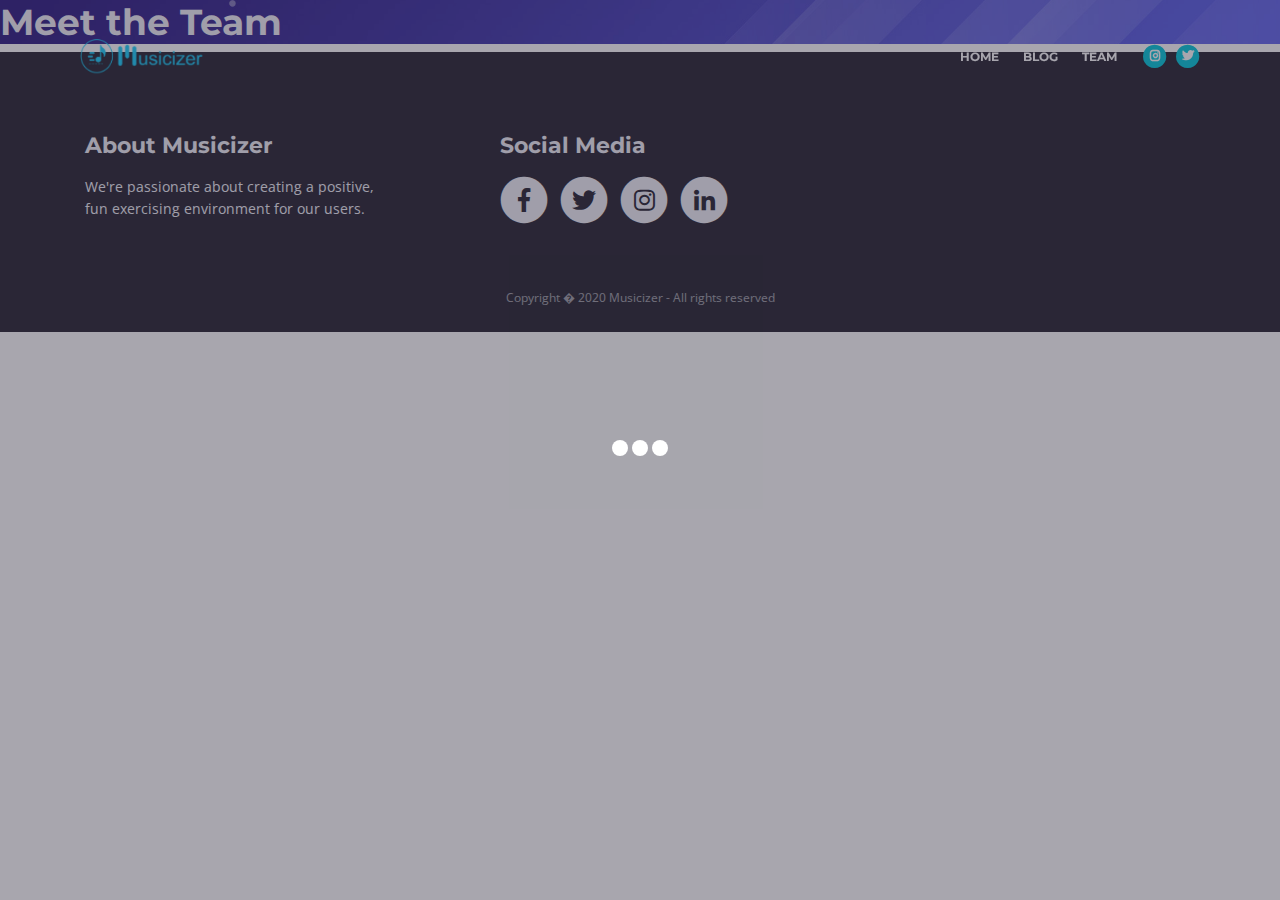
<file: team.html>
<!DOCTYPE html>
<html lang="en">
<head>
  <meta charset="utf-8">
  <meta name="viewport" content="width=device-width, initial-scale=1, shrink-to-fit=no">

  <!-- SEO Meta Tags -->
  <meta name="description" content="Musicizer is an up and coming exercise app that is unlike the rest. The app uses complex tempo modification methods to push you to the tempo you want.">
  <meta name="author" content="Musicizer">

  <!-- OG Meta Tags to improve the way the post looks when you share the page on LinkedIn, Facebook, Google+ -->
  <meta property="og:site_name" content="Musicizer" /> <!-- website name -->
  <meta property="og:site" content="http://musicizer.tk" /> <!-- website link -->
  <meta property="og:title" content="Musicizer - exercise at your own tempo" /> <!-- title shown in the actual shared post -->
  <meta property="og:description" content="Love music? Hate exercise? Motivate yourself to exercise with this new app." /> <!-- description shown in the actual shared post -->
  <meta property="og:image" content="images/Black.png" /> <!-- image link, make sure it's jpg -->
  <meta property="og:url" content="http://musicizer.tk" /> <!-- where do you want your post to link to -->
  <meta property="og:type" content="article" />

  <!-- Website Title -->
  <title>Musicizer - exercise at your own tempo</title>

  <!-- Styles -->
  <link href="https://fonts.googleapis.com/css?family=Montserrat:400,600,700" rel="stylesheet">
  <link href="https://fonts.googleapis.com/css?family=Open+Sans:400,400i,700,700i" rel="stylesheet">
  <link href="css/bootstrap.css" rel="stylesheet">
  <link href="css/fontawesome-all.css" rel="stylesheet">
  <link href="css/swiper.css" rel="stylesheet">
  <link href="css/magnific-popup.css" rel="stylesheet">
  <link href="css/styles.css" rel="stylesheet">

  <!-- Favicon  -->
  <link rel="icon" href="images/favicon.png">
</head>
<body data-spy="scroll" data-target=".fixed-top">

  <!-- Preloader -->
  <div class="spinner-wrapper">
    <div class="spinner">
      <div class="bounce1"></div>
      <div class="bounce2"></div>
      <div class="bounce3"></div>
    </div>
  </div>
  <!-- end of preloader -->
  <!-- Navigation -->
  <nav class="navbar navbar-expand-md navbar-dark navbar-custom fixed-top">
    <!-- Text Logo - Use this if you don't have a graphic logo -->
    <!-- <a class="navbar-brand logo-text page-scroll" href="index.html">Leno</a> -->
    <!-- Image Logo -->
    <a class="navbar-brand logo-image" href="index.html"><img src="images/musicizer-weblogo.png" alt="alternative"></a>

    <!-- Mobile Menu Toggle Button -->
    <button class="navbar-toggler" type="button" data-toggle="collapse" data-target="#navbarsExampleDefault" aria-controls="navbarsExampleDefault" aria-expanded="false" aria-label="Toggle navigation">
      <span class="navbar-toggler-awesome fas fa-bars"></span>
      <span class="navbar-toggler-awesome fas fa-times"></span>
    </button>
    <!-- end of mobile menu toggle button -->

    <div class="collapse navbar-collapse" id="navbarsExampleDefault">
      <ul class="navbar-nav ml-auto">
        <li class="nav-item">
          <a class="nav-link page-scroll" href="index.html">HOME<span class="sr-only">(current)</span></a>
        </li>
        <li class="nav-item">
          <a class="nav-link page-scroll" href="index.html">BLOG<span class="sr-only">(current)</span></a>
        </li>
        <li class="nav-item">
          <a class="nav-link page-scroll" href="inde">TEAM<span class="sr-only">(current)</span></a>
        </li>
      </ul>
      <span class="nav-item social-icons">
        <span class="fa-stack">
          <a href="https://www.instagram.com/musicizerapp/">
            <i class="fas fa-circle fa-stack-2x"></i>
            <i class="fab fa-instagram fa-stack-1x"></i>
          </a>
        </span>
        <span class="fa-stack">
          <a href="https://twitter.com/musicizerapp">
            <i class="fas fa-circle fa-stack-2x"></i>
            <i class="fab fa-twitter fa-stack-1x"></i>
          </a>
        </span>
      </span>
    </div>
  </nav> <!-- end of navbar -->
  <!-- end of navigation -->
  <!-- Header -->
  <header id="header" class="header">
    <h2>Meet the Team</h2>
  </header> <!-- end of header -->
  <!-- end of header -->
  <!-- Footer -->
  <div class="footer">
    <div class="container">
      <div class="row">
        <div class="col-md-4">
          <div class="footer-col">
            <h4>About Musicizer</h4>
            <p>We're passionate about creating a positive, fun exercising environment for our users.</p>
          </div>
        </div> <!-- end of col -->
        <!-- <div class="col-md-4">
            <div class="footer-col middle">
                <h4>Important Links</h4>
                <ul class="list-unstyled li-space-lg">
                    <li class="media">
                        <i class="fas fa-square"></i>
                        <div class="media-body">Our business partners <a class="turquoise" href="#your-link">startupguide.com</a></div>
                    </li>
                    <li class="media">
                        <i class="fas fa-square"></i>
                        <div class="media-body">Read our <a class="turquoise" href="terms-conditions.html">Terms & Conditions</a>, <a class="turquoise" href="privacy-policy.html">Privacy Policy</a></div>
                    </li>
                </ul>
            </div>
        </div> end of col -->
        <div class="col-md-4">
          <div class="footer-col last">
            <h4>Social Media</h4>
            <span class="fa-stack">
              <a href="https://www.facebook.com/musicizer">
                <i class="fas fa-circle fa-stack-2x"></i>
                <i class="fab fa-facebook-f fa-stack-1x"></i>
              </a>
            </span>
            <span class="fa-stack">
              <a href="https://www.twitter.com/musicizerapp">
                <i class="fas fa-circle fa-stack-2x"></i>
                <i class="fab fa-twitter fa-stack-1x"></i>
              </a>
            </span>
            <span class="fa-stack">
              <a href="https://www.instagram.com/musicizerapp">
                <i class="fas fa-circle fa-stack-2x"></i>
                <i class="fab fa-instagram fa-stack-1x"></i>
              </a>
            </span>
            <span class="fa-stack">
              <a href="https://www.linkedin.com/company/65321489/">
                <i class="fas fa-circle fa-stack-2x"></i>
                <i class="fab fa-linkedin-in fa-stack-1x"></i>
              </a>
            </span>
          </div>
        </div> <!-- end of col -->
      </div> <!-- end of row -->
    </div> <!-- end of container -->
  </div> <!-- end of footer -->
  <!-- end of footer -->
  <!-- Copyright -->
  <div class="copyright">
    <div class="container">
      <div class="row">
        <div class="col-lg-12">
          <p class="p-small">Copyright � 2020 Musicizer - All rights reserved</p>
        </div> <!-- end of col -->
      </div> <!-- enf of row -->
    </div> <!-- end of container -->
  </div> <!-- end of copyright -->
  <!-- end of copyright -->
  <!-- Scripts -->
  <script src="js/jquery.min.js"></script> <!-- jQuery for Bootstrap's JavaScript plugins -->
  <script src="js/popper.min.js"></script> <!-- Popper tooltip library for Bootstrap -->
  <script src="js/bootstrap.min.js"></script> <!-- Bootstrap framework -->
  <script src="js/jquery.easing.min.js"></script> <!-- jQuery Easing for smooth scrolling between anchors -->
  <script src="js/swiper.min.js"></script> <!-- Swiper for image and text sliders -->
  <script src="js/jquery.magnific-popup.js"></script> <!-- Magnific Popup for lightboxes -->
  <script src="js/morphext.min.js"></script> <!-- Morphtext rotating text in the header -->
  <script src="js/validator.min.js"></script> <!-- Validator.js - Bootstrap plugin that validates forms -->
  <script src="js/scripts.js"></script> <!-- Custom scripts -->
  <script type="text/javascript" src="https://downloads.mailchimp.com/js/signup-forms/popup/unique-methods/embed.js" data-dojo-config="usePlainJson: true, isDebug: false"></script>
  <script type="text/javascript">
    function showMailingPopUp() {
    window.dojoRequire(["mojo/signup-forms/Loader"], function(L) { L.start({"baseUrl":"mc.us18.list-manage.com","uuid":"079d6624d26c3b95f230fa34f","lid":"9e325c2014","uniqueMethods":true}) })
    document.cookie = "MCPopupClosed=; expires=Thu, 01 Jan 1970 00:00:00 UTC";
    }
    document.getElementById("open-popup").onclick = function() {showMailingPopUp()};
  </script>
</body>
</html>
</file>
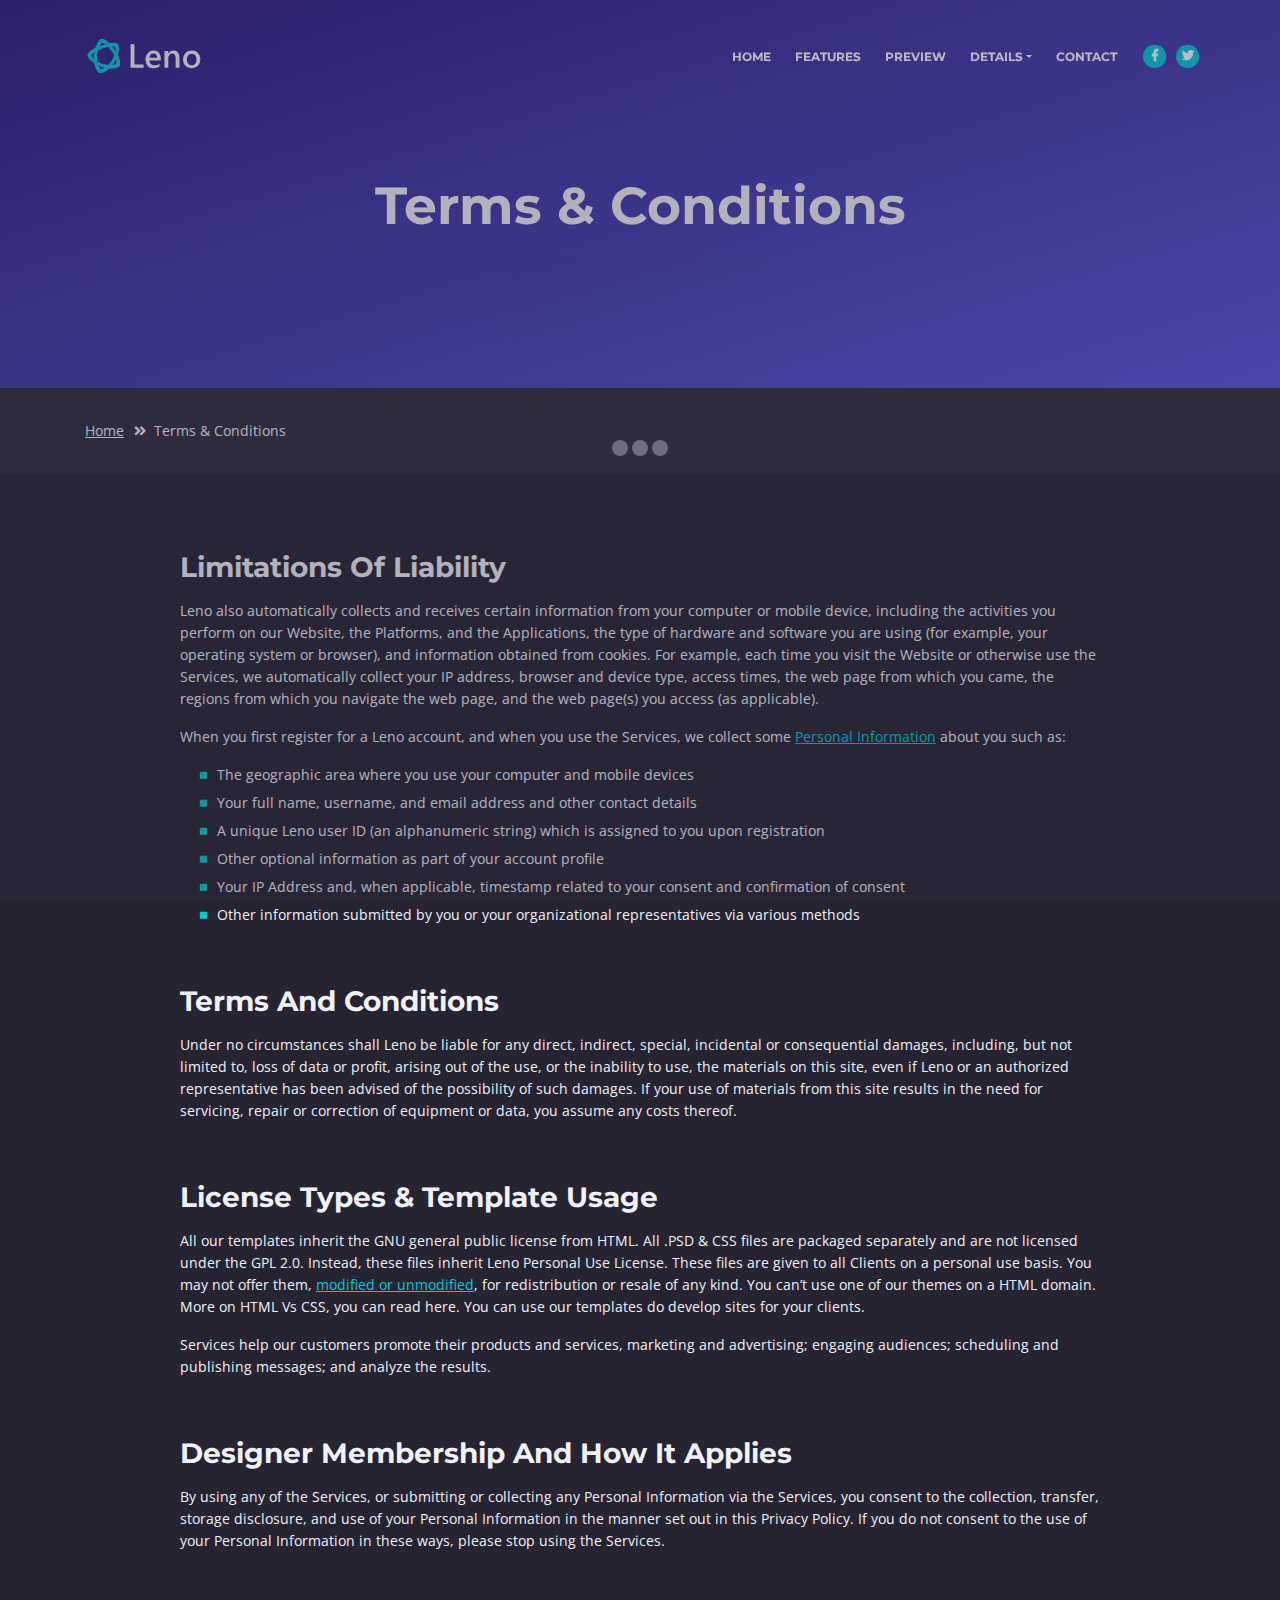
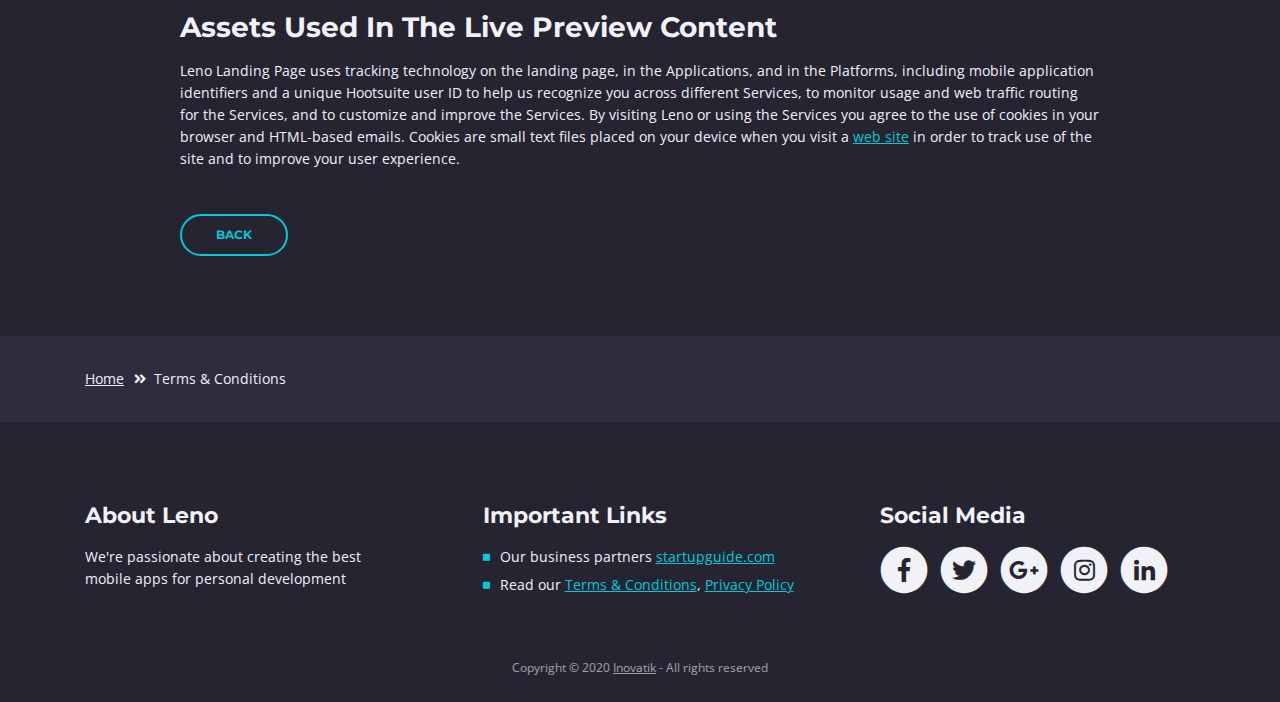
<file: terms-conditions.html>
<!DOCTYPE html>
<html lang="en">
<head>
    <meta charset="utf-8">
    <meta name="viewport" content="width=device-width, initial-scale=1, shrink-to-fit=no">
    
    <!-- SEO Meta Tags -->
    <meta name="description" content="Mobile app HTML landing page template to help you build a great online presence for your app which will convert visitors into users">
    <meta name="author" content="Inovatik">

    <!-- OG Meta Tags to improve the way the post looks when you share the page on LinkedIn, Facebook, Google+ -->
	<meta property="og:site_name" content="" /> <!-- website name -->
	<meta property="og:site" content="" /> <!-- website link -->
	<meta property="og:title" content=""/> <!-- title shown in the actual shared post -->
	<meta property="og:description" content="" /> <!-- description shown in the actual shared post -->
	<meta property="og:image" content="" /> <!-- image link, make sure it's jpg -->
	<meta property="og:url" content="" /> <!-- where do you want your post to link to -->
	<meta property="og:type" content="article" />

    <!-- Website Title -->
    <title>Terms Conditions - Leno - Mobile App HTML Landing Page Template</title>
    
    <!-- Styles -->
    <link href="https://fonts.googleapis.com/css?family=Open+Sans:300,300i,400,400i,600,600i,700,700i" rel="stylesheet">
    <link href="https://fonts.googleapis.com/css?family=Montserrat:600,700" rel="stylesheet">
    <link href="css/bootstrap.css" rel="stylesheet">
    <link href="css/fontawesome-all.css" rel="stylesheet">
    <link href="css/swiper.css" rel="stylesheet">
	<link href="css/magnific-popup.css" rel="stylesheet">
    <link href="css/styles.css" rel="stylesheet">
	
	<!-- Favicon  -->
    <link rel="icon" href="images/favicon.png">
</head>
<body data-spy="scroll" data-target=".fixed-top">
    
    <!-- Preloader -->
	<div class="spinner-wrapper">
        <div class="spinner">
            <div class="bounce1"></div>
            <div class="bounce2"></div>
            <div class="bounce3"></div>
        </div>
    </div>
    <!-- end of preloader -->
    

    <!-- Navigation -->
    <nav class="navbar navbar-expand-md navbar-dark navbar-custom fixed-top">
        <!-- Text Logo - Use this if you don't have a graphic logo -->
        <!-- <a class="navbar-brand logo-text page-scroll" href="index.html">Leno</a> -->

        <!-- Image Logo -->
        <a class="navbar-brand logo-image" href="index.html"><img src="images/logo.svg" alt="alternative"></a> 
        
        <!-- Mobile Menu Toggle Button -->
        <button class="navbar-toggler" type="button" data-toggle="collapse" data-target="#navbarsExampleDefault" aria-controls="navbarsExampleDefault" aria-expanded="false" aria-label="Toggle navigation">
            <span class="navbar-toggler-awesome fas fa-bars"></span>
            <span class="navbar-toggler-awesome fas fa-times"></span>
        </button>
        <!-- end of mobile menu toggle button -->

        <div class="collapse navbar-collapse" id="navbarsExampleDefault">
            <ul class="navbar-nav ml-auto">
                <li class="nav-item">
                    <a class="nav-link page-scroll" href="index.html#header">HOME <span class="sr-only">(current)</span></a>
                </li>
                <li class="nav-item">
                    <a class="nav-link page-scroll" href="index.html#features">FEATURES</a>
                </li>
                <li class="nav-item">
                    <a class="nav-link page-scroll" href="index.html#preview">PREVIEW</a>
                </li>

                <!-- Dropdown Menu -->          
                <li class="nav-item dropdown">
                    <a class="nav-link dropdown-toggle page-scroll" href="index.html#details" id="navbarDropdown" role="button" aria-haspopup="true" aria-expanded="false">DETAILS</a>
                    <div class="dropdown-menu" aria-labelledby="navbarDropdown">
                        <a class="dropdown-item" href="terms-conditions.html"><span class="item-text">TERMS CONDITIONS</span></a>
                        <div class="dropdown-items-divide-hr"></div>
                        <a class="dropdown-item" href="privacy-policy.html"><span class="item-text">PRIVACY POLICY</span></a>
                    </div>
                </li>
                <!-- end of dropdown menu -->

                <li class="nav-item">
                    <a class="nav-link page-scroll" href="index.html#contact">CONTACT</a>
                </li>
            </ul>
            <span class="nav-item social-icons">
                <span class="fa-stack">
                    <a href="#your-link">
                        <i class="fas fa-circle fa-stack-2x"></i>
                        <i class="fab fa-facebook-f fa-stack-1x"></i>
                    </a>
                </span>
                <span class="fa-stack">
                    <a href="#your-link">
                        <i class="fas fa-circle fa-stack-2x"></i>
                        <i class="fab fa-twitter fa-stack-1x"></i>
                    </a>
                </span>
            </span>
        </div>
    </nav> <!-- end of navbar -->
    <!-- end of navigation -->


    <!-- Header -->
    <header id="header" class="ex-header">
        <div class="container">
            <div class="row">
                <div class="col-lg-12">
                    <h1>Terms & Conditions</h1>
                </div> <!-- end of col -->
            </div> <!-- end of row -->
        </div> <!-- end of container -->
    </header> <!-- end of ex-header -->
    <!-- end of header -->


    <!-- Breadcrumbs -->
    <div class="ex-basic-1">
        <div class="container">
            <div class="row">
                <div class="col-lg-12">
                    <div class="breadcrumbs">
                        <a href="index.html">Home</a><i class="fa fa-angle-double-right"></i><span>Terms & Conditions</span>
                    </div> <!-- end of breadcrumbs -->
                </div> <!-- end of col -->
            </div> <!-- end of row -->
        </div> <!-- end of container -->
    </div> <!-- end of ex-basic-1 -->
    <!-- end of breadcrumbs -->


    <!-- Terms Content -->
    <div class="ex-basic-2">
        <div class="container">
            <div class="row">
                <div class="col-lg-10 offset-lg-1">
                    <div class="text-container">
                        <h3>Limitations Of Liability</h3>
                        <p>Leno also automatically collects and receives certain information from your computer or mobile device, including the activities you perform on our Website, the Platforms, and the Applications, the type of hardware and software you are using (for example, your operating system or browser), and information obtained from cookies. For example, each time you visit the Website or otherwise use the Services, we automatically collect your IP address, browser and device type, access times, the web page from which you came, the regions from which you navigate the web page, and the web page(s) you access (as applicable).</p>
                        <p>When you first register for a Leno account, and when you use the Services, we collect some <a class="turquoise" href="#your-link">Personal Information</a> about you such as:</p>
                        <ul class="list-unstyled li-space-lg indent">
                            <li class="media">
                                <i class="fas fa-square"></i>
                                <div class="media-body">The geographic area where you use your computer and mobile devices</div>
                            </li>
                            <li class="media">
                                <i class="fas fa-square"></i>
                                <div class="media-body">Your full name, username, and email address and other contact details</div>
                            </li>
                            <li class="media">
                                <i class="fas fa-square"></i>
                                <div class="media-body">A unique Leno user ID (an alphanumeric string) which is assigned to you upon registration</div>
                            </li>
                            <li class="media">
                                <i class="fas fa-square"></i>
                                <div class="media-body">Other optional information as part of your account profile</div>
                            </li>
                            <li class="media">
                                <i class="fas fa-square"></i>
                                <div class="media-body">Your IP Address and, when applicable, timestamp related to your consent and confirmation of consent</div>
                            </li>
                            <li class="media">
                                <i class="fas fa-square"></i>
                                <div class="media-body">Other information submitted by you or your organizational representatives via various methods</div>
                            </li>
                        </ul>
                    </div> <!-- end of text-container -->
                    
                    <div class="text-container">
                        <h3>Terms And Conditions</h3>
                        <p>Under no circumstances shall Leno be liable for any direct, indirect, special, incidental or consequential damages, including, but not limited to, loss of data or profit, arising out of the use, or the inability to use, the materials on this site, even if Leno or an authorized representative has been advised of the possibility of such damages. If your use of materials from this site results in the need for servicing, repair or correction of equipment or data, you assume any costs thereof.</p>
                    </div> <!-- end of text-container -->

                    <div class="text-container">
                        <h3>License Types & Template Usage</h3>
                        <p>All our templates inherit the GNU general public license from HTML. All .PSD & CSS files are packaged separately and are not licensed under the GPL 2.0. Instead, these files inherit Leno Personal Use License. These files are given to all Clients on a personal use basis. You may not offer them, <a class="turquoise" href="#your-link">modified or unmodified</a>, for redistribution or resale of any kind. You can’t use one of our themes on a HTML domain. More on HTML Vs CSS, you can read here. You can use our templates do develop sites for your clients.</p>
                        <p>Services help our customers promote their products and services, marketing and advertising; engaging audiences; scheduling and publishing messages; and analyze the results.</p>
                    </div> <!-- end of text-container -->

                    <div class="text-container">
                        <h3>Designer Membership And How It Applies</h3>
                        <p>By using any of the Services, or submitting or collecting any Personal Information via the Services, you consent to the collection, transfer, storage disclosure, and use of your Personal Information in the manner set out in this Privacy Policy. If you do not consent to the use of your Personal Information in these ways, please stop using the Services.</p>
                    </div> <!-- end of text-container -->
                    
                    <div class="text-container last">
                        <h3>Assets Used In The Live Preview Content</h3>
                        <p>Leno Landing Page uses tracking technology on the landing page, in the Applications, and in the Platforms, including mobile application identifiers and a unique Hootsuite user ID to help us recognize you across different Services, to monitor usage and web traffic routing for the Services, and to customize and improve the Services. By visiting Leno or using the Services you agree to the use of cookies in your browser and HTML-based emails. Cookies are small text files placed on your device when you visit a <a class="turquoise" href="#your-link">web site</a> in order to track use of the site and to improve your user experience.</p>
                        <a class="btn-outline-reg" href="index.html">BACK</a>
                    </div> <!-- end of text-container -->
                </div>
            </div> <!-- end of row -->
        </div> <!-- end of container -->
    </div> <!-- end of ex-basic -->
    <!-- end of terms content -->

    
    <!-- Breadcrumbs -->
    <div class="ex-basic-1">
        <div class="container">
            <div class="row">
                <div class="col-lg-12">
                    <div class="breadcrumbs">
                        <a href="index.html">Home</a><i class="fa fa-angle-double-right"></i><span>Terms & Conditions</span>
                    </div> <!-- end of breadcrumbs -->
                </div> <!-- end of col -->
            </div> <!-- end of row -->
        </div> <!-- end of container -->
    </div> <!-- end of ex-basic-1 -->
    <!-- end of breadcrumbs -->


    <!-- Footer -->
    <div class="footer">
        <div class="container">
            <div class="row">
                <div class="col-md-4">
                    <div class="footer-col">
                        <h4>About Leno</h4>
                        <p>We're passionate about creating the best mobile apps for personal development</p>
                    </div>
                </div> <!-- end of col -->
                <div class="col-md-4">
                    <div class="footer-col middle">
                        <h4>Important Links</h4>
                        <ul class="list-unstyled li-space-lg">
                            <li class="media">
                                <i class="fas fa-square"></i>
                                <div class="media-body">Our business partners <a class="turquoise" href="#your-link">startupguide.com</a></div>
                            </li>
                            <li class="media">
                                <i class="fas fa-square"></i>
                                <div class="media-body">Read our <a class="turquoise" href="terms-conditions.html">Terms & Conditions</a>, <a class="turquoise" href="privacy-policy.html">Privacy Policy</a></div>
                            </li>
                        </ul>
                    </div>
                </div> <!-- end of col -->
                <div class="col-md-4">
                    <div class="footer-col last">
                        <h4>Social Media</h4>
                        <span class="fa-stack">
                            <a href="#your-link">
                                <i class="fas fa-circle fa-stack-2x"></i>
                                <i class="fab fa-facebook-f fa-stack-1x"></i>
                            </a>
                        </span>
                        <span class="fa-stack">
                            <a href="#your-link">
                                <i class="fas fa-circle fa-stack-2x"></i>
                                <i class="fab fa-twitter fa-stack-1x"></i>
                            </a>
                        </span>
                        <span class="fa-stack">
                            <a href="#your-link">
                                <i class="fas fa-circle fa-stack-2x"></i>
                                <i class="fab fa-google-plus-g fa-stack-1x"></i>
                            </a>
                        </span>
                        <span class="fa-stack">
                            <a href="#your-link">
                                <i class="fas fa-circle fa-stack-2x"></i>
                                <i class="fab fa-instagram fa-stack-1x"></i>
                            </a>
                        </span>
                        <span class="fa-stack">
                            <a href="#your-link">
                                <i class="fas fa-circle fa-stack-2x"></i>
                                <i class="fab fa-linkedin-in fa-stack-1x"></i>
                            </a>
                        </span>
                    </div> 
                </div> <!-- end of col -->
            </div> <!-- end of row -->
        </div> <!-- end of container -->
    </div> <!-- end of footer -->  
    <!-- end of footer -->


    <!-- Copyright -->
    <div class="copyright">
        <div class="container">
            <div class="row">
                <div class="col-lg-12">
                    <p class="p-small">Copyright © 2020 <a href="https://inovatik.com">Inovatik</a> - All rights reserved</p>
                </div> <!-- end of col -->
            </div> <!-- enf of row -->
        </div> <!-- end of container -->
    </div> <!-- end of copyright --> 
    <!-- end of copyright -->

	
    <!-- Scripts -->
    <script src="js/jquery.min.js"></script> <!-- jQuery for Bootstrap's JavaScript plugins -->
    <script src="js/popper.min.js"></script> <!-- Popper tooltip library for Bootstrap -->
    <script src="js/bootstrap.min.js"></script> <!-- Bootstrap framework -->
    <script src="js/jquery.easing.min.js"></script> <!-- jQuery Easing for smooth scrolling between anchors -->
    <script src="js/swiper.min.js"></script> <!-- Swiper for image and text sliders -->
    <script src="js/jquery.magnific-popup.js"></script> <!-- Magnific Popup for lightboxes -->
    <script src="js/morphext.min.js"></script> <!-- Morphtext rotating text in the header -->
    <script src="js/validator.min.js"></script> <!-- Validator.js - Bootstrap plugin that validates forms -->
    <script src="js/scripts.js"></script> <!-- Custom scripts -->
</body>
</html>
</file>
<file: css/styles.css>
/* Template: Leno - Mobile App HTML Landing Page Template
   Author: Inovatik
   Created: Mar 2019
   Description: Master CSS file
*/

/*****************************************
Table Of Contents:

01. General Styles
02. Preloader
03. Navigation
04. Header
05. Features
06. Video
07. Details 1
08. Details 2
09. Details Lightboxes
10. Screenshots
11. Download
12. Statistics
13. Contact
14. Footer
15. Copyright
16. Back To Top Button
17. Extra Pages
18. Media Queries
******************************************/

/*****************************************
Colors:

- Text, navbar links - white #f1f1f8
- Buttons, bullets, icons - turquoise #00c9db
- Navbar - navy #4633af
- Backgrounds - dark denim #262431
- Backgrounds - denim #2f2c3d
******************************************/


/******************************/
/*     01. General Styles     */
/******************************/
body,
html {
    width: 100%;
	height: 100%;
}

body, p {
	color: #f1f1f8; 
	font: 400 0.875rem/1.375rem "Open Sans", sans-serif;
}

.p-large {
	color: #f1f1f8;
	font: 400 1rem/1.5rem "Open Sans", sans-serif;
}

.p-small {
	color: #f1f1f8;
	font: 400 0.75rem/1.25rem "Open Sans", sans-serif;
}

.p-heading {
	margin-bottom: 3.75rem;
	text-align: center;
}

.li-space-lg li {
	margin-bottom: 0.375rem;
}

.indent {
	padding-left: 1.25rem;
}

h1 {
	color: #f1f1f8;
	font: 700 2.5rem/2.875rem "Montserrat", sans-serif;
}

h2 {
	color: #f1f1f8;
	font: 700 2.25rem/2.75rem "Montserrat", sans-serif;
}

h3 {
	color: #f1f1f8;
	font: 700 1.75rem/2.125rem "Montserrat", sans-serif;
}

h4 {
	color: #f1f1f8;
	font: 700 1.375rem/1.75rem "Montserrat", sans-serif;
}

h5 {
	color: #f1f1f8;
	font: 700 1.125rem/1.625rem "Montserrat", sans-serif;
}

h6 {
	color: #f1f1f8;
	font: 700 1rem/1.5rem "Montserrat", sans-serif;
}

a {
	color: #f1f1f8;
	text-decoration: underline;
}

a:hover {
	color: #f1f1f8;
	text-decoration: underline;
}

a.turquoise {
	color: #00c9db;
}

a.white {
	color: #fff;
}

.testimonial-text {
	font: italic 400 1rem/1.5rem "Open Sans", sans-serif;
}

.testimonial-author {
	font: 700 1rem/1.5rem "Montserrat", sans-serif;
}

.btn-solid-reg {
	display: inline-block;
	padding: 1.1875rem 2.125rem 1.1875rem 2.125rem;
	border: 0.125rem solid #00c9db;
	border-radius: 2rem;
	background-color: #00c9db;
	color: #fff;
	font: 700 0.75rem/0 "Montserrat", sans-serif;
	text-decoration: none;
	transition: all 0.2s ease;
}

.btn-solid-reg:hover {
	background-color: transparent;
	color: #00c9db;
	text-decoration: none;
}

.btn-solid-lg {
	display: inline-block;
	padding: 1.375rem 2.625rem 1.375rem 2.625rem;
	border: 0.125rem solid #00c9db;
	border-radius: 2rem;
	background-color: #00c9db;
	color: #fff;
	font: 700 0.75rem/0 "Montserrat", sans-serif;
	text-decoration: none;
	transition: all 0.2s ease;
}

.btn-solid-lg:hover {
	background-color: transparent;
	color: #00c9db;
	text-decoration: none;
}

.btn-solid-lg .fab {
	margin-right: 0.5rem;
	font-size: 1.25rem;
	line-height: 0;
	vertical-align: top;
}

.btn-solid-lg .fab.fa-google-play {
	font-size: 1rem;
}

.btn-outline-reg {
	display: inline-block;
	padding: 1.1875rem 2.125rem 1.1875rem 2.125rem;
	border: 0.125rem solid #00c9db;
	border-radius: 2rem;
	background-color: transparent;
	color: #00c9db;
	font: 700 0.75rem/0 "Montserrat", sans-serif;
	text-decoration: none;
	transition: all 0.2s ease;
}

.btn-outline-reg:hover {
	background-color: #00c9db;
	color: #fff;
	text-decoration: none;
}

.btn-outline-lg {
	display: inline-block;
	padding: 1.375rem 2.625rem 1.375rem 2.625rem;
	border: 0.125rem solid #00c9db;
	border-radius: 2rem;
	background-color: transparent;
	color: #00c9db;
	font: 700 0.75rem/0 "Montserrat", sans-serif;
	text-decoration: none;
	transition: all 0.2s ease;
}

.btn-outline-lg:hover {
	background-color: #00c9db;
	color: #fff;
	text-decoration: none;
}

.btn-outline-sm {
	display: inline-block;
	padding: 1rem 1.625rem 0.875rem 1.625rem;
	border: 0.125rem solid #00c9db;
	border-radius: 2rem;
	background-color: transparent;
	color: #00c9db;
	font: 700 0.625rem/0 "Montserrat", sans-serif;
	text-decoration: none;
	transition: all 0.2s ease;
}

.btn-outline-sm:hover {
	background-color: #00c9db;
	color: #fff;
	text-decoration: none;
}

.form-group {
	position: relative;
	margin-bottom: 1.25rem;
}

.form-group.has-error.has-danger {
	margin-bottom: 0.625rem;
}

.form-group.has-error.has-danger .help-block.with-errors ul {
	margin-top: 0.375rem;
}

.label-control {
	position: absolute;
	top: 0.87rem;
	left: 1.375rem;
	color: #f1f1f8;
	opacity: 1;
	font: 400 0.875rem/1.375rem "Open Sans", sans-serif;
	cursor: text;
	transition: all 0.2s ease;
}

/* IE10+ hack to solve lower label text position compared to the rest of the browsers */
@media screen and (-ms-high-contrast: active), screen and (-ms-high-contrast: none) {  
	.label-control {
		top: 0.9375rem;
	}
}

.form-control-input:focus + .label-control,
.form-control-input.notEmpty + .label-control,
.form-control-textarea:focus + .label-control,
.form-control-textarea.notEmpty + .label-control {
	top: 0.125rem;
	opacity: 1;
	font-size: 0.75rem;
	font-weight: 700;
}

.form-control-input,
.form-control-select {
	display: block; /* needed for proper display of the label in Firefox, IE, Edge */
	width: 100%;
	padding-top: 1.0625rem;
	padding-bottom: 0.0625rem;
	padding-left: 1.3125rem;
	border: 1px solid #9791ae;
	border-radius: 0.25rem;
	background-color: #413d52;
	color: #f1f1f8;
	font: 400 0.875rem/1.875rem "Open Sans", sans-serif;
	transition: all 0.2s ease;
	-webkit-appearance: none; /* removes inner shadow on form inputs on ios safari */
}

.form-control-select {
	padding-top: 0.5rem;
	padding-bottom: 0.5rem;
	height: 3rem;
}

/* IE10+ hack to solve lower label text position compared to the rest of the browsers */
@media screen and (-ms-high-contrast: active), screen and (-ms-high-contrast: none) {  
	.form-control-input {
		padding-top: 1.25rem;
		padding-bottom: 0.75rem;
		line-height: 1.75rem;
	}

	.form-control-select {
		padding-top: 0.875rem;
		padding-bottom: 0.75rem;
		height: 3.125rem;
		line-height: 2.125rem;
	}
}

select {
    /* you should keep these first rules in place to maintain cross-browser behavior */
    -webkit-appearance: none;
	-moz-appearance: none;
	-ms-appearance: none;
    -o-appearance: none;
    appearance: none;
    background-image: url('../images/down-arrow.png');
    background-position: 96% 50%;
    background-repeat: no-repeat;
    outline: none;
}

select::-ms-expand {
    display: none; /* removes the ugly default down arrow on select form field in IE11 */
}

.form-control-textarea {
	display: block; /* used to eliminate a bottom gap difference between Chrome and IE/FF */
	width: 100%;
	height: 8rem; /* used instead of html rows to normalize height between Chrome and IE/FF */
	padding-top: 1.25rem;
	padding-left: 1.3125rem;
	border: 1px solid #9791ae;
	border-radius: 0.25rem;
	background-color: #413d52;
	color: #f1f1f8;
	font: 400 0.875rem/1.75rem "Open Sans", sans-serif;
	transition: all 0.2s ease;
}

.form-control-input:focus,
.form-control-select:focus,
.form-control-textarea:focus {
	border: 1px solid #f1f1f8;
	outline: none; /* Removes blue border on focus */
}

.form-control-input:hover,
.form-control-select:hover,
.form-control-textarea:hover {
	border: 1px solid #f1f1f8;
}

.checkbox {
	font: 400 0.75rem/1.25rem "Open Sans", sans-serif;
}

input[type='checkbox'] {
	vertical-align: -15%;
	margin-right: 0.375rem;
}

/* IE10+ hack to raise checkbox field position compared to the rest of the browsers */
@media screen and (-ms-high-contrast: active), screen and (-ms-high-contrast: none) {  
	input[type='checkbox'] {
		vertical-align: -9%;
	}
}

.form-control-submit-button {
	display: inline-block;
	width: 100%;
	height: 3.125rem;
	border: 1px solid #00c9db;
	border-radius: 1.5rem;
	background-color: #00c9db;
	color: #fff;
	font: 700 0.75rem/1.75rem "Montserrat", sans-serif;
	cursor: pointer;
	transition: all 0.2s ease;
}

.form-control-submit-button:hover {
	background-color: transparent;
	color: #00c9db;
}

/* Form Success And Error Message Formatting */
#cmsgSubmit.h3.text-center.tada.animated,
#pmsgSubmit.h3.text-center.tada.animated,
#cmsgSubmit.h3.text-center,
#pmsgSubmit.h3.text-center {
	display: block;
	margin-bottom: 0;
	color: #f1f1f8;
	font: 400 1.125rem/1rem "Open Sans", sans-serif;
}

.help-block.with-errors .list-unstyled {
	color: #f1f1f8;
	font-size: 0.75rem;
	line-height: 1.125rem;
	text-align: left;
}

.help-block.with-errors ul {
	margin-bottom: 0;
}
/* end of form success and error message formatting */

/* Form Success And Error Message Animation - Animate.css */
@-webkit-keyframes tada {
	from {
		-webkit-transform: scale3d(1, 1, 1);
		-ms-transform: scale3d(1, 1, 1);
		transform: scale3d(1, 1, 1);
	}
	10%, 20% {
		-webkit-transform: scale3d(.9, .9, .9) rotate3d(0, 0, 1, -3deg);
		-ms-transform: scale3d(.9, .9, .9) rotate3d(0, 0, 1, -3deg);
		transform: scale3d(.9, .9, .9) rotate3d(0, 0, 1, -3deg);
	}
	30%, 50%, 70%, 90% {
		-webkit-transform: scale3d(1.1, 1.1, 1.1) rotate3d(0, 0, 1, 3deg);
		-ms-transform: scale3d(1.1, 1.1, 1.1) rotate3d(0, 0, 1, 3deg);
		transform: scale3d(1.1, 1.1, 1.1) rotate3d(0, 0, 1, 3deg);
	}
	40%, 60%, 80% {
		-webkit-transform: scale3d(1.1, 1.1, 1.1) rotate3d(0, 0, 1, -3deg);
		-ms-transform: scale3d(1.1, 1.1, 1.1) rotate3d(0, 0, 1, -3deg);
		transform: scale3d(1.1, 1.1, 1.1) rotate3d(0, 0, 1, -3deg);
	}
	to {
		-webkit-transform: scale3d(1, 1, 1);
		-ms-transform: scale3d(1, 1, 1);
		transform: scale3d(1, 1, 1);
	}
}

@keyframes tada {
	from {
		-webkit-transform: scale3d(1, 1, 1);
		-ms-transform: scale3d(1, 1, 1);
		transform: scale3d(1, 1, 1);
	}
	10%, 20% {
		-webkit-transform: scale3d(.9, .9, .9) rotate3d(0, 0, 1, -3deg);
		-ms-transform: scale3d(.9, .9, .9) rotate3d(0, 0, 1, -3deg);
		transform: scale3d(.9, .9, .9) rotate3d(0, 0, 1, -3deg);
	}
	30%, 50%, 70%, 90% {
		-webkit-transform: scale3d(1.1, 1.1, 1.1) rotate3d(0, 0, 1, 3deg);
		-ms-transform: scale3d(1.1, 1.1, 1.1) rotate3d(0, 0, 1, 3deg);
		transform: scale3d(1.1, 1.1, 1.1) rotate3d(0, 0, 1, 3deg);
	}
	40%, 60%, 80% {
		-webkit-transform: scale3d(1.1, 1.1, 1.1) rotate3d(0, 0, 1, -3deg);
		-ms-transform: scale3d(1.1, 1.1, 1.1) rotate3d(0, 0, 1, -3deg);
		transform: scale3d(1.1, 1.1, 1.1) rotate3d(0, 0, 1, -3deg);
	}
	to {
		-webkit-transform: scale3d(1, 1, 1);
		-ms-transform: scale3d(1, 1, 1);
		transform: scale3d(1, 1, 1);
	}
}

.tada {
	-webkit-animation-name: tada;
	animation-name: tada;
}

.animated {
	-webkit-animation-duration: 1s;
	animation-duration: 1s;
	-webkit-animation-fill-mode: both;
	animation-fill-mode: both;
}
/* end of form success and error message animation - Animate.css */

/* Fade-move Animation For Lightbox - Magnific Popup */
/* at start */
.my-mfp-slide-bottom .zoom-anim-dialog {
	opacity: 0;
	transition: all 0.2s ease-out;
	-webkit-transform: translateY(-1.25rem) perspective(37.5rem) rotateX(10deg);
	-ms-transform: translateY(-1.25rem) perspective(37.5rem) rotateX(10deg);
	transform: translateY(-1.25rem) perspective(37.5rem) rotateX(10deg);
}

/* animate in */
.my-mfp-slide-bottom.mfp-ready .zoom-anim-dialog {
	opacity: 1;
	-webkit-transform: translateY(0) perspective(37.5rem) rotateX(0); 
	-ms-transform: translateY(0) perspective(37.5rem) rotateX(0); 
	transform: translateY(0) perspective(37.5rem) rotateX(0); 
}

/* animate out */
.my-mfp-slide-bottom.mfp-removing .zoom-anim-dialog {
	opacity: 0;
	-webkit-transform: translateY(-0.625rem) perspective(37.5rem) rotateX(10deg); 
	-ms-transform: translateY(-0.625rem) perspective(37.5rem) rotateX(10deg); 
	transform: translateY(-0.625rem) perspective(37.5rem) rotateX(10deg); 
}

/* dark overlay, start state */
.my-mfp-slide-bottom.mfp-bg {
	opacity: 0;
	transition: opacity 0.2s ease-out;
}

/* animate in */
.my-mfp-slide-bottom.mfp-ready.mfp-bg {
	opacity: 0.8;
}
/* animate out */
.my-mfp-slide-bottom.mfp-removing.mfp-bg {
	opacity: 0;
}
/* end of fade-move animation for lightbox - magnific popup */

/* Fade Animation For Image Slider - Magnific Popup */
@-webkit-keyframes fadeIn {
	from {
		opacity: 0;
	}
	to {
		opacity: 1;
	}
}

@keyframes fadeIn {
	from {
		opacity: 0;
	}
	to {
		opacity: 1;
	}
}

.fadeIn {
	-webkit-animation: fadeIn 0.6s;
	animation: fadeIn 0.6s;
}

@-webkit-keyframes fadeOut {
	from {
		opacity: 1;
	}
	to {
		opacity: 0;
	}
}

@keyframes fadeOut {
	from {
		opacity: 1;
	}
	to {
		opacity: 0;
	}
}

.fadeOut {
	-webkit-animation: fadeOut 0.8s;
	animation: fadeOut 0.8s;
}
/* end of fade animation for image slider - magnific popup */


/*************************/
/*     02. Preloader     */
/*************************/
.spinner-wrapper {
	position: fixed;
	z-index: 999999;
	top: 0;
	right: 0;
	bottom: 0;
	left: 0;
	background: #2f2c3d;
}

.spinner {
	position: absolute;
	top: 50%; /* centers the loading animation vertically one the screen */
	left: 50%; /* centers the loading animation horizontally one the screen */
	width: 3.75rem;
	height: 1.25rem;
	margin: -0.625rem 0 0 -1.875rem; /* is width and height divided by two */ 
	text-align: center;
}

.spinner > div {
	display: inline-block;
	width: 1rem;
	height: 1rem;
	border-radius: 100%;
	background-color: #fff;
	-webkit-animation: sk-bouncedelay 1.4s infinite ease-in-out both;
	animation: sk-bouncedelay 1.4s infinite ease-in-out both;
}

.spinner .bounce1 {
	-webkit-animation-delay: -0.32s;
	animation-delay: -0.32s;
}

.spinner .bounce2 {
	-webkit-animation-delay: -0.16s;
	animation-delay: -0.16s;
}

@-webkit-keyframes sk-bouncedelay {
	0%, 80%, 100% { -webkit-transform: scale(0); }
	40% { -webkit-transform: scale(1.0); }
}

@keyframes sk-bouncedelay {
	0%, 80%, 100% { 
		-webkit-transform: scale(0);
		-ms-transform: scale(0);
		transform: scale(0);
	} 40% { 
		-webkit-transform: scale(1.0);
		-ms-transform: scale(1.0);
		transform: scale(1.0);
	}
}


/**************************/
/*     03. Navigation     */
/**************************/
.navbar-custom {
	background-color: #4633af;
	box-shadow: 0 0.0625rem 0.375rem 0 rgba(0, 0, 0, 0.1);
	font: 700 0.75rem/2rem "Montserrat", sans-serif;
	transition: all 0.2s ease;
}

.navbar-custom .navbar-brand.logo-image img {
    width: 128px;
	height: 34px;
	margin-bottom: 1px;
	-webkit-backface-visibility: hidden;
}

.navbar-custom .navbar-brand.logo-text {
	font: 700 2.375rem/1.5rem "Montserrat", sans-serif;
	color: #fff;
	letter-spacing: -0.5px;
	text-decoration: none;
}

.navbar-custom .navbar-nav {
	margin-top: 0.75rem;
}

.navbar-custom .nav-item .nav-link {
	padding: 0 0.75rem 0 0.75rem;
	color: #fff;
	text-decoration: none;
	transition: all 0.2s ease;
}

.navbar-custom .nav-item .nav-link:hover,
.navbar-custom .nav-item .nav-link.active {
	color: #00c9db;
}

/* Dropdown Menu */
.navbar-custom .dropdown:hover > .dropdown-menu {
	display: block; /* this makes the dropdown menu stay open while hovering it */
	min-width: auto;
	animation: fadeDropdown 0.2s; /* required for the fade animation */
}

@keyframes fadeDropdown {
    0% {
        opacity: 0;
    }

    100% {
        opacity: 1;
    }
}

.navbar-custom .dropdown-toggle:focus { /* removes dropdown outline on focus  */
	outline: 0;
}

.navbar-custom .dropdown-menu {
	margin-top: 0;
	border: none;
	border-radius: 0.25rem;
	background-color: #4633af;
}

.navbar-custom .dropdown-item {
	color: #fff;
	text-decoration: none;
}

.navbar-custom .dropdown-item:hover {
	background-color: #4633af;
}

.navbar-custom .dropdown-item .item-text {
	font: 700 0.75rem/1.5rem "Montserrat", sans-serif;
}

.navbar-custom .dropdown-item:hover .item-text {
	color: #00c9db;
}

.navbar-custom .dropdown-items-divide-hr {
	width: 100%;
	height: 1px;
	margin: 0.25rem auto 0.25rem auto;
	border: none;
	background-color: #b5bcc4;
	opacity: 0.2;
}
/* end of dropdown menu */

.navbar-custom .social-icons {
	display: none;
}

.navbar-custom .navbar-toggler {
	border: none;
	color: #fff;
	font-size: 2rem;
}

.navbar-custom button[aria-expanded='false'] .navbar-toggler-awesome.fas.fa-times{
	display: none;
}

.navbar-custom button[aria-expanded='false'] .navbar-toggler-awesome.fas.fa-bars{
	display: inline-block;
}

.navbar-custom button[aria-expanded='true'] .navbar-toggler-awesome.fas.fa-bars{
	display: none;
}

.navbar-custom button[aria-expanded='true'] .navbar-toggler-awesome.fas.fa-times{
	display: inline-block;
	margin-right: 0.125rem;
}


/*********************/
/*    04. Header     */
/*********************/
.header {
	background: linear-gradient(to bottom right, rgba(72, 72, 212, 0), rgba(241, 104, 104, 0)), url('../images/header-background.jpg') center center no-repeat;
	background-size: cover;
}

.header .header-content {
	padding-top: 8.5rem;
	padding-bottom: 7rem;
	text-align: center;
}

.header .text-container {
	margin-bottom: 3rem;
}

.header h1 {
	margin-bottom: 1rem;
}

.header #js-rotating {
	color: #40e0ee;
}

.header .p-large {
	margin-bottom: 2rem;
}

.header .btn-solid-lg {
	margin-right: 0.5rem;
	margin-bottom: 1.25rem;
}


/****************************/
/*     05. Testimonials     */
/****************************/
.slider-1 {
	padding-top: 6.875rem;
	padding-bottom: 6.375rem;
	background-color: #262431;
}

.slider-1 .slider-container {
	position: relative;
}

.slider-1 .swiper-container {
	position: static;
	width: 90%;
	text-align: center;
}

.slider-1 .swiper-button-prev:focus,
.slider-1 .swiper-button-next:focus {
	/* even if you can't see it chrome you can see it on mobile device */
	outline: none;
}

.slider-1 .swiper-button-prev {
	left: -0.5rem;
	background-image: url("data:image/svg+xml;charset=utf-8,%3Csvg%20xmlns%3D'http%3A%2F%2Fwww.w3.org%2F2000%2Fsvg'%20viewBox%3D'0%200%2028%2044'%3E%3Cpath%20d%3D'M0%2C22L22%2C0l2.1%2C2.1L4.2%2C22l19.9%2C19.9L22%2C44L0%2C22L0%2C22L0%2C22z'%20fill%3D'%23f1f1f8'%2F%3E%3C%2Fsvg%3E");
	background-size: 1.125rem 1.75rem;
}

.slider-1 .swiper-button-next {
	right: -0.5rem;
	background-image: url("data:image/svg+xml;charset=utf-8,%3Csvg%20xmlns%3D'http%3A%2F%2Fwww.w3.org%2F2000%2Fsvg'%20viewBox%3D'0%200%2028%2044'%3E%3Cpath%20d%3D'M27%2C22L27%2C22L5%2C44l-2.1-2.1L22.8%2C22L2.9%2C2.1L5%2C0L27%2C22L27%2C22z'%20fill%3D'%23f1f1f8'%2F%3E%3C%2Fsvg%3E");
	background-size: 1.125rem 1.75rem;
}

.slider-1 .card {
	position: relative;
	border: none;
	background-color: transparent;
}

.slider-1 .card-image {
	width: 6rem;
	height: 6rem;
	margin-right: auto;
	margin-bottom: 0.25rem;
	margin-left: auto;
	border-radius: 50%;
}

.slider-1 .card-body {
	padding-bottom: 0;
}

.slider-1 .testimonial-author {
	margin-bottom: 0;
}


/************************/
/*     05. Features     */
/************************/
.tabs {
	padding-top: 6.5rem;
	padding-bottom: 4.25rem;
	background-color: #2f2c3d;
}

.tabs h2 {
	margin-bottom: 1.125rem;
	text-align: center;
}

.tabs .p-heading {
	margin-bottom: 3.125rem;
}

.tabs .nav-tabs {
	margin-right: auto;
	margin-bottom: 2.5rem;
	margin-left: auto;
	justify-content: center;
	border-bottom: none;
}

.tabs .nav-link {
	margin-bottom: 1rem;
	padding: 0.5rem 1.375rem 0.25rem 1.375rem;
	border: none;
	border-bottom: 0.1875rem solid #f1f1f8;
	border-radius: 0;
	color: #f1f1f8;
	font: 700 1rem/1.75rem "Montserrat", sans-serif;
	text-decoration: none;
	transition: all 0.2s ease;
}

.tabs .nav-link.active,
.tabs .nav-link:hover {
	border-bottom: 0.1875rem solid #00c9db;
	background-color: transparent;
	color: #00c9db;
}

.tabs .nav-link .fas {
	margin-right: 0.375rem;
	font-size: 1rem;
}

.tabs .tab-content {
	width: 100%; /* for proper display in IE11 */
}

.tabs .card {
	border: none;
	background: transparent;
}

.tabs .card-body {
	padding: 1rem 0 1.25rem 0;
}

.tabs .card-title {
	margin-bottom: 0.5rem;
}

.tabs .card .card-icon {
	display: inline-block;
	width: 3.5rem;
	height: 3.5rem;
	border-radius: 50%;
	background-color: #00c9db;
	text-align: center;
	vertical-align: top;
}

.tabs .card .card-icon .fas,
.tabs .card .card-icon .far {
	color: #fff;
	font-size: 1.75rem;
	line-height: 3.5rem;
}

.tabs #tab-1 .card.left-pane .text-wrapper {
	display: inline-block;
	width: 75%;
}

.tabs #tab-1 .card.left-pane .card-icon {
	float: left;
	margin-right: 1rem;
}

.tabs #tab-1 img {
	display: block;
	margin: 2rem auto 3rem auto;
}

.tabs #tab-1 .card.right-pane .text-wrapper {
	display: inline-block;
	width: 75%;
}

.tabs #tab-1 .card.right-pane .card-icon {
	margin-right: 1rem;
}

.tabs #tab-2 img {
	display: block;
	margin: 0 auto 2rem auto;
}

.tabs #tab-2 .text-area {
	margin-top: 1.5rem;
}

.tabs #tab-2 h3 {
	margin-bottom: 0.75rem;
}

.tabs #tab-2 .icon-cards-area {
	margin-top: 2.5rem;
}

.tabs #tab-2 .icon-cards-area .card {
	width: 100%; /* for proper display in IE11 */
}

.tabs #tab-3 .icon-cards-area .card {
	width: 100%; /* for proper display in IE11 */
}

.tabs #tab-3 .text-area {
	margin-top: 0.75rem;
	margin-bottom: 4rem;
}

.tabs #tab-3 h3 {
	margin-bottom: 0.75rem;
}

.tabs #tab-3 img {
	margin: 0 auto 3rem auto;
}


/*********************/
/*     06. Video     */
/*********************/
.basic-1 {
	padding-top: 6.375rem;
	padding-bottom: 6.875rem;
	background: url('../images/video-background.jpg') center center no-repeat;
	background-size: cover; 
}

.basic-1 h2 {
	margin-bottom: 1.125rem;
	text-align: center;
}

.basic-1 .p-heading {
	margin-bottom: 4rem;
	text-align: center;
}

.basic-1 .image-container img {
	border-radius: 0.375rem;
}

.basic-1 .video-wrapper {
	position: relative;
}

/* Video Play Button */
.basic-1 .video-play-button {
	position: absolute;
	z-index: 10;
	top: 50%;
	left: 50%;
	display: block;
	box-sizing: content-box;
	width: 2rem;
	height: 2.75rem;
	padding: 1.125rem 1.25rem 1.125rem 1.75rem;
	border-radius: 50%;
	-webkit-transform: translateX(-50%) translateY(-50%);
	-ms-transform: translateX(-50%) translateY(-50%);
	transform: translateX(-50%) translateY(-50%);
}
  
.basic-1 .video-play-button:before {
	content: "";
	position: absolute;
	z-index: 0;
	top: 50%;
	left: 50%;
	display: block;
	width: 4.75rem;
	height: 4.75rem;
	border-radius: 50%;
	background: #4eaaff;
	animation: pulse-border 1500ms ease-out infinite;
	-webkit-transform: translateX(-50%) translateY(-50%);
	-ms-transform: translateX(-50%) translateY(-50%);
	transform: translateX(-50%) translateY(-50%);
}
  
.basic-1 .video-play-button:after {
	content: "";
	position: absolute;
	z-index: 1;
	top: 50%;
	left: 50%;
	display: block;
	width: 4.375rem;
	height: 4.375rem;
	border-radius: 50%;
	background: #4eaaff;
	transition: all 200ms;
	-webkit-transform: translateX(-50%) translateY(-50%);
	-ms-transform: translateX(-50%) translateY(-50%);
	transform: translateX(-50%) translateY(-50%);
}
  
.basic-1 .video-play-button span {
	position: relative;
	display: block;
	z-index: 3;
	top: 0.375rem;
	left: 0.25rem;
	width: 0;
	height: 0;
	border-left: 1.625rem solid #fff;
	border-top: 1rem solid transparent;
	border-bottom: 1rem solid transparent;
}
  
@keyframes pulse-border {
	0% {
		transform: translateX(-50%) translateY(-50%) translateZ(0) scale(1);
		opacity: 1;
	}
	100% {
		transform: translateX(-50%) translateY(-50%) translateZ(0) scale(1.5);
		opacity: 0;
	}
}
/* end of video play button */  


/*************************/
/*     07. Details 1     */
/*************************/
.basic-2 {
	padding-top: 8rem;
	padding-bottom: 3.5rem;
	background-color: #262431;
}

.basic-2 img {
	margin-bottom: 3.5rem;
}

.basic-2 h3 {
	margin-bottom: 1.125rem;
}

.basic-2 .btn-solid-reg {
	margin-top: 0.5rem;
}


/*************************/
/*     08. Details 2     */
/*************************/
.basic-3 {
	padding-top: 3.5rem;
	padding-bottom: 7.25rem;
	background-color: #262431;
}

.basic-3 .text-container {
	margin-bottom: 3.5rem;
}

.basic-3 h3 {
	margin-bottom: 1.125rem;
}

.basic-3 .btn-solid-reg {
	margin-top: 0.5rem;
}


/**********************************/
/*     09. Details Lightboxes     */
/**********************************/
.lightbox-basic {
	position: relative;
	max-width: 46.875rem;
	margin: 2.5rem auto;
	padding: 3rem 1rem;
	border-radius: 0.25rem;
	background-color: #2f2c3d;
	text-align: left;
}

.lightbox-basic img {
	display: block;
	margin-right: auto;
	margin-bottom: 3rem;
	margin-left: auto;
}

.lightbox-basic h3 {
	margin-bottom: 0.625rem;
}

.lightbox-basic hr {
	width: 3.75rem;
	height: 0.125rem;
	margin-top: 0.125rem;
	margin-bottom: 1.125rem;
	margin-left: 0;
	border: 0;
	background-color: #00c9db;
	text-align: left;
}

.lightbox-basic h4 {
	margin-top: 1.75rem;
	margin-bottom: 0.75rem;
}

.lightbox-basic table {
	margin-top: 1rem;
	margin-bottom: 1.5rem;
}

.lightbox-basic table tr {
	line-height: 1.75em;
}

.lightbox-basic table .icon-cell {
	width: 2rem;
	padding-right: 0.25rem;
	color: #00c9db;
	text-align: center;
}

.lightbox-basic a.mfp-close.as-button {
	position: relative;
	width: auto;
	height: auto;
	margin-left: 0.375rem;
	color: #00c9db;
	opacity: 1;
}

.lightbox-basic a.mfp-close.as-button:hover {
	color: #f1f1f8;
}

.lightbox-basic button.mfp-close.x-button {
	position: absolute;
	top: -0.375rem;
	right: -0.375rem;
	width: 2.75rem;
	height: 2.75rem;
	color: #f1f1f8;
}


/***************************/
/*     10. Screenshots     */
/***************************/
.slider-2 {
	padding-top: 6.875rem;
	padding-bottom: 6.875rem;
	background-color: #2f2c3d;
}

.slider-2 .slider-container {
	position: relative;
}

.slider-2 .swiper-container {
	position: static;
	width: 90%;
	text-align: center;
}

.slider-2 .swiper-button-prev,
.slider-2 .swiper-button-next {
	top: 50%;
	width: 1.125rem;
}

.slider-2 .swiper-button-prev:focus,
.slider-2 .swiper-button-next:focus {
	/* even if you can't see it chrome you can see it on mobile device */
	outline: none;
}

.slider-2 .swiper-button-prev {
	left: -0.5rem;
	background-image: url("data:image/svg+xml;charset=utf-8,%3Csvg%20xmlns%3D'http%3A%2F%2Fwww.w3.org%2F2000%2Fsvg'%20viewBox%3D'0%200%2028%2044'%3E%3Cpath%20d%3D'M0%2C22L22%2C0l2.1%2C2.1L4.2%2C22l19.9%2C19.9L22%2C44L0%2C22L0%2C22L0%2C22z'%20fill%3D'%23ffffff'%2F%3E%3C%2Fsvg%3E");
	background-size: 1.125rem 1.75rem;
}

.slider-2 .swiper-button-next {
	right: -0.5rem;
	background-image: url("data:image/svg+xml;charset=utf-8,%3Csvg%20xmlns%3D'http%3A%2F%2Fwww.w3.org%2F2000%2Fsvg'%20viewBox%3D'0%200%2028%2044'%3E%3Cpath%20d%3D'M27%2C22L27%2C22L5%2C44l-2.1-2.1L22.8%2C22L2.9%2C2.1L5%2C0L27%2C22L27%2C22z'%20fill%3D'%23ffffff'%2F%3E%3C%2Fsvg%3E");
	background-size: 1.125rem 1.75rem;
}


/************************/
/*     11. Download     */
/************************/
.basic-4 {
	padding-top: 6.5rem;
	padding-bottom: 6.75rem;
	background: url('../images/download-background.jpg') center center no-repeat;
	background-size: cover; 
}

.basic-4 .text-container {
	margin-bottom: 3.5rem;
	text-align: center;
}

.basic-4 h2 {
	margin-bottom: 1.25rem;
}

.basic-4 .p-large {
	margin-bottom: 1.75rem;
}

.basic-4 .btn-solid-lg {
	margin-right: 0.5rem;
	margin-bottom: 1.25rem;
}


/**************************/
/*     12. Statistics     */
/**************************/
.counter {
	padding-top: 6.5rem;
	padding-bottom: 5.375rem;
	background-color: #262431;
	text-align: center;
}

.counter #counter .cell {
	display: inline-block;
	width: 6.25rem;
	margin-right: 1rem;
	margin-left: 1rem;
	margin-bottom: 2rem;
}

.counter #counter .counter-value {
	color: #f1f1f8;
	font: 700 3.5rem/4.25rem "Montserrat", sans-serif;	
	vertical-align: middle;
}

.counter #counter .counter-info {
	margin-bottom: 0;
	color: #00c9db;
	font: 400 0.875rem/1.25rem "Open Sans", sans-serif;
	vertical-align: middle;
}


/***********************/
/*     13. Contact     */
/***********************/
.form {
	padding-top: 6.25rem;
	padding-bottom: 5.625rem;
	background: url('../images/contact-background.jpg') center bottom no-repeat;
	background-size: cover; 
}

.form h2 {
	margin-bottom: 1.125rem;
	text-align: center;
}

.form .list-unstyled {
	margin-bottom: 3.75rem;
	font-size: 1rem;
	line-height: 1.5rem;
	text-align: center;
}

.form .list-unstyled .fas,
.form .list-unstyled .fab {
	margin-right: 0.5rem;
	font-size: 0.875rem;
	color: #00c9db;
}

.form .list-unstyled .fa-phone {
	vertical-align: 3%;
}


/**********************/
/*     14. Footer     */
/**********************/
.footer {
	padding-top: 5rem;
	background-color: #262431;
}

.footer .footer-col {
	margin-bottom: 2.25rem;
}

.footer h4 {
	margin-bottom: 1rem;
}

.footer .list-unstyled .fas {
	color: #00c9db;
	font-size: 0.5rem;
	line-height: 1.375rem;
}

.footer .list-unstyled .media-body {
	margin-left: 0.625rem;
}

.footer .fa-stack {
	margin-bottom: 0.75rem;
	margin-right: 0.5rem;
	font-size: 1.5rem;
}

.footer .fa-stack .fa-stack-1x {
    color: #262431;
	transition: all 0.2s ease;
}

.footer .fa-stack .fa-stack-2x {
	color: #f1f1f8;
	transition: all 0.2s ease;
}

.footer .fa-stack:hover .fa-stack-1x {
	color: #f1f1f8;
}

.footer .fa-stack:hover .fa-stack-2x {
    color: #00c9db;
}


/*************************/
/*     15. Copyright     */
/*************************/
.copyright {
	padding-top: 1rem;
	padding-bottom: 0.5rem;
	background-color: #262431;
	text-align: center;
}

.copyright .p-small {
	color: #f1f1f8;
	opacity: 0.6;
}


/**********************************/
/*     16. Back To Top Button     */
/**********************************/
a.back-to-top {
	position: fixed;
	z-index: 999;
	right: 0.75rem;
	bottom: 0.75rem;
	display: none;
	width: 2.625rem;
	height: 2.625rem;
	border-radius: 1.875rem;
	background: #00c9db url("../images/up-arrow.png") no-repeat center 47%;
	background-size: 1.125rem 1.125rem;
	text-indent: -9999px;
}

a:hover.back-to-top {
	background-color: #36edfd; 
}


/***************************/
/*     17. Extra Pages     */
/***************************/
.ex-header {
	padding-top: 8rem;
	padding-bottom: 5rem;
	background: linear-gradient(to bottom right, #2c1a7e, #5557db);
	text-align: center;
}

.ex-basic-1 {
	padding-top: 2rem;
	padding-bottom: 0.875rem;
	background-color: #2f2c3d;
}

.ex-basic-1 .breadcrumbs {
	margin-bottom: 1.125rem;
}

.ex-basic-1 .breadcrumbs .fa {
	margin-right: 0.5rem;
	margin-left: 0.625rem;
}

.ex-basic-2 {
	padding-top: 4.75rem;
	padding-bottom: 4rem;
	background-color: #262431;
}

.ex-basic-2 h3 {
	margin-bottom: 1rem;
}

.ex-basic-2 .text-container {
	margin-bottom: 3.625rem;
}

.ex-basic-2 .text-container.last {
	margin-bottom: 0;
}

.ex-basic-2 .list-unstyled .fas {
	color: #00c9db;
	font-size: 0.5rem;
	line-height: 1.375rem;
}

.ex-basic-2 .list-unstyled .media-body {
	margin-left: 0.625rem;
}

.ex-basic-2 .btn-outline-reg {
	margin-top: 1.75rem;
}

.ex-basic-2 .image-container-large {
	margin-bottom: 4rem;
}

.ex-basic-2 .image-container-large img {
	border-radius: 0.25rem;
}

.ex-basic-2 .image-container-small img {
	border-radius: 0.25rem;
}

.ex-basic-2 .text-container.dark-bg {
	padding: 1.625rem 1.5rem 0.75rem 2rem;
	background-color: #f9fafc;
}


/*****************************/
/*     18. Media Queries     */
/*****************************/	
/* Min-width width 768px */
@media (min-width: 768px) {
	
	/* General Styles */
	.p-heading {
		width: 85%;
		margin-right: auto;
		margin-left: auto;
	}

	h1 {
		font: 700 3.25rem/3.75rem "Montserrat", sans-serif;
	}
	/* end of general styles */


	/* Navigation */
	.navbar-custom {
		padding: 2.125rem 1.5rem 2.125rem 2rem;
		box-shadow: none;
        background: transparent;
	}
	
	.navbar-custom .navbar-brand.logo-text {
		color: #fff;
	}

	.navbar-custom .navbar-nav {
		margin-top: 0;
	}

	.navbar-custom .nav-item .nav-link {
		padding: 0.25rem 0.75rem 0.25rem 0.75rem;
		color: #fff;
	}
	
	.navbar-custom .nav-item .nav-link:hover,
	.navbar-custom .nav-item .nav-link.active {
		color: #00c9db;
	}

	.navbar-custom.top-nav-collapse {
        padding: 0.5rem 1.5rem 0.5rem 2rem;
		box-shadow: 0 0.0625rem 0.375rem 0 rgba(0, 0, 0, 0.1);
		background-color: #4633af;
	}

	.navbar-custom.top-nav-collapse .navbar-brand.logo-text {
		color: #fff;
	}

	.navbar-custom.top-nav-collapse .nav-item .nav-link {
		color: #fff;
	}
	
	.navbar-custom.top-nav-collapse .nav-item .nav-link:hover,
	.navbar-custom.top-nav-collapse .nav-item .nav-link.active {
		color: #00c9db;
	}

	.navbar-custom .dropdown-menu {
		box-shadow: 0 0.25rem 0.375rem 0 rgba(0, 0, 0, 0.03);
	}

	.navbar-custom .dropdown-item {
		padding-top: 0.25rem;
		padding-bottom: 0.25rem;
	}

	.navbar-custom .dropdown-items-divide-hr {
		width: 84%;
	}
	/* end of navigation */


	/* Header */
	.header .header-content {
		padding-top: 11rem;
	}
	/* end of header */


	/* Testimonials */
	.slider-1 .swiper-button-prev {
		left: 1rem;
		width: 1.375rem;
		background-size: 1.375rem 2.125rem;
	}
	
	.slider-1 .swiper-button-next {
		right: 1rem;
		width: 1.375rem;
		background-size: 1.375rem 2.125rem;
	}
	/* end of testimonials */


	/* Features */
	.tabs .card .card-icon {
		width: 4.5rem;
		height: 4.5rem;
	}
	
	.tabs .card .card-icon .fas,
	.tabs .card .card-icon .far {
		font-size: 2.25rem;
		line-height: 4.5rem;
	}

	.tabs #tab-1 .card.left-pane .text-wrapper {
		width: 85%;
	}

	.tabs #tab-2 img {
		margin-bottom: 0;
	}

	.tabs #tab-2 .text-area {
		margin-top: 0;
	}

	.tabs #tab-2 .icon-cards-area .card {
		display: inline-block;
		width: 44%;
		margin-right: 2.5rem;
		vertical-align: top;
	}

	.tabs #tab-2 div.card:nth-child(2n+2) {
		margin-right: 0;
	}

	.tabs #tab-3 .text-area {
		margin-bottom: 0;
	}

	.tabs #tab-3 .icon-cards-area .card {
		display: inline-block;
		width: 44%;
		margin-right: 2.5rem;
		vertical-align: top;
	}

	.tabs #tab-3 div.card:nth-child(2n+2) {
		margin-right: 0;
	}

	.tabs #tab-3 img {
		margin-bottom: 0;
	}
	/* end of features */


	/* Details Lightboxes */
	.lightbox-basic {
		padding: 3rem 3rem;
	}
	/* end of details lightboxes */


	/* Screenshots */
	.slider-2 .swiper-button-prev {
		width: 1.375rem;
		background-size: 1.375rem 2.125rem;
	}
	
	.slider-2 .swiper-button-next {
		width: 1.375rem;
		background-size: 1.375rem 2.125rem;
	}
	/* end of screenshots */


	/* Contact */
	.form .list-unstyled li {
		display: inline-block;
		margin-right: 0.5rem;
		margin-left: 0.5rem;
	}

	.form .list-unstyled .address {
		display: block;
	}
	/* end of contact */


	/* Extra Pages */
	.ex-header {
		padding-top: 11rem;
		padding-bottom: 9rem;
	}

	.ex-basic-2 .text-container.dark {
		padding: 2.5rem 3rem 2rem 3rem;
	}

	.ex-basic-2 .text-container.column {
		width: 90%;
		margin-right: auto;
		margin-left: auto;
	}
	/* end of extra pages */
}
/* end of min-width width 768px */


/* Min-width width 992px */
@media (min-width: 992px) {
	
	/* Navigation */
	.navbar-custom .social-icons {
		display: block;
		margin-left: 0.5rem;
	}

	.navbar-custom .fa-stack {
		margin-bottom: 0.1875rem;
		margin-left: 0.375rem;
		font-size: 0.75rem;
	}
	
	.navbar-custom .fa-stack-2x {
		color: #00c9db;
		transition: all 0.2s ease;
	}
	
	.navbar-custom .fa-stack-1x {
		color: #fff;
		transition: all 0.2s ease;
	}

	.navbar-custom .fa-stack:hover .fa-stack-2x {
		color: #fff;
	}

	.navbar-custom .fa-stack:hover .fa-stack-1x {
		color: #00c9db;
	}
	/* end of navigation */


	/* General Styles */
	.p-heading {
		width: 65%;
	}
	/* end of general styles */


	/* Header */
	.header .header-content {
		padding-top: 13rem;
		padding-bottom: 10rem;
		text-align: left;
	}

	.header .text-container {
		margin-top: 6.5rem;
	}
	/* end of header */


	/* Features */
	.tabs .card-body {
		padding: 1rem 0 1.5rem 0;
	}
	
	.tabs #tab-1 .card.left-pane {
		text-align: right;
	}

	.tabs #tab-1 .card.left-pane .text-wrapper,
	.tabs #tab-1 .card.right-pane .text-wrapper {
		width: 68%;
	}

	.tabs #tab-1 .card.left-pane .card-icon {
		float: none;
		margin-right: 0;
		margin-left: 1rem;
	}

	.tabs #tab-1 img {
		margin-top: 0;
		margin-bottom: 0;
	}
	
	.tabs #tab-2 .icon-cards-area {
		margin-top: 2.25rem;
	}

	.tabs #tab-2 .icon-cards-area .card {
		width: 45%;
		margin-right: 3.5rem;
	}

	.tabs #tab-2 .icon-cards-area .card p {
		margin-bottom: 0.5rem;
	}

	.tabs #tab-3 .icon-cards-area .card {
		width: 45%;
		margin-right: 3.5rem;
	}

	.tabs #tab-3 .icon-cards-area .card p {
		margin-bottom: 0.5rem;
	}
	/* end of features */


	/* Video */
	.basic-1 .image-container {
		max-width: 53.125rem;
		margin-right: auto;
		margin-left: auto;
	}
	/* end of video */


	/* Details 1 */
	.basic-2 img {
		margin-bottom: 0;
	}

	.basic-2 .text-container {
		margin-top: 2.625rem;
	}
	/* end of details 1 */


	/* Details 2 */
	.basic-3 .text-container {
		margin-top: 2.5rem;
		margin-bottom: 0;
	}
	/* end of details 2 */


	/* Details Lightboxes */
	.lightbox-basic img {
		margin-bottom: 0;
		margin-left: 0;
	}

	.lightbox-basic h3 {
		margin-top: 0.25rem;
	}
	/* end of details lightboxes */


	/* Screenshots */
	.slider-2 .swiper-container {
		width: 92%;
	}
	/* end of screenshots */


	/* Download */
	.basic-4 {
		padding-top: 6.75rem;
	}

	.basic-4 .text-container {
		margin-top: 7rem;
		margin-bottom: 0;
		text-align: left;
	}
	/* end of download */


	/* Statistics */
	.counter {
		padding-top: 6rem;
		padding-bottom: 4.5rem;
	}

	.counter #counter .cell {
		width: 8rem;
		margin-right: 2.5rem;
		margin-left: 2.5rem;
	}
	
	.counter #counter .counter-value {
		font: 700 4.25rem/4.5rem "Montserrat", sans-serif;	
	}
	/* end of statistics */


	/* Extra Pages */
	.ex-header h1 {
		width: 80%;
		margin-right: auto;
		margin-left: auto;
	}

	.ex-basic-2 {
		padding-bottom: 5rem;
	}

	.ex-basic-2 .text-container.column {
		margin-bottom: 0;
	}
	/* end of extra pages */
}
/* end of min-width width 992px */


/* Min-width width 1200px */
@media (min-width: 1200px) {
	
	/* Navigation */
	.navbar-custom {
		padding: 2.125rem 5rem 2.125rem 5rem;
	}

	.navbar-custom.top-nav-collapse {
        padding: 0.5rem 5rem 0.5rem 5rem;
	}
	/* end of navigation */

	
	/* General Styles */
	.p-heading {
		width: 44%;
	}
	/* end of general styles */


	/* Header */
	.header .text-container {
		margin-top: 7.5rem;
		margin-left: 2.5rem;
	}

	.header .image-container {
		margin-left: 3rem;
	}
	/* end of header */


	/* Features */
	.tabs {
		padding-bottom: 6.5rem;
	}

	.tabs #tab-1 .card.first {
		margin-top: 4.25rem;
	}

	.tabs #tab-1 .card {
		margin-bottom: 0.75rem;
	}

	.tabs #tab-1 .card.left-pane .text-wrapper,
	.tabs #tab-1 .card.right-pane .text-wrapper {
		width: 73%;
	}

	.tabs #tab-1 img {
		margin-top: 0;
	}

	.tabs #tab-2 .container {
		padding-right: 2.5rem;
		padding-left: 2.5rem;
	}

	.tabs #tab-2 .text-area {
		margin-top: 1.5rem;
		margin-right: 1rem;
		margin-left: 1rem;
	}

	.tabs #tab-2 .icon-cards-area {
		margin-right: 1rem;
		margin-left: 1rem;
	}

	.tabs #tab-2 .icon-cards-area .card {
		margin-right: 3.875rem;
	}

	.tabs #tab-3 .container {
		padding-right: 2.5rem;
		padding-left: 2.5rem;
	}
	
	.tabs #tab-3 .icon-cards-area {
		margin-top: 2rem;
		margin-left: 1rem;
	}

	.tabs #tab-3 .icon-cards-area .card {
		margin-right: 3.875rem;
	}
	
	.tabs #tab-3 .text-area {
		margin-right: 1.5rem;
		margin-left: 1rem;
	}
	/* end of features */


	/* Details 1 */
	.basic-2 .text-container {
		margin-top: 4.5rem;
		margin-left: 4rem;
		margin-right: 1.5rem;
	}
	/* end of details 1 */
	
	
	/* Details 2 */
	.basic-3 .text-container {
		margin-top: 4.5rem;
		margin-right: 3.5rem;
		margin-left: 2rem;
	}
	/* end of details 2 */


	/* Download */
	.basic-4 .text-container {
		margin-top: 11rem;
	}

	.basic-4 .image-container {
		margin-left: 3rem;
	}
	/* end of download */


	/* Footer */
	.footer .footer-col {
		width: 90%;
	}

	.footer .footer-col.middle {
		margin-right: auto;
		margin-left: auto;
	}

	.footer .footer-col.last {
		margin-right: 0;
		margin-left: auto;
	}
	/* end of footer */


	/* Extra Pages */
	.ex-header h1 {
		width: 60%;
		margin-right: auto;
		margin-left: auto;
	}

	.ex-basic-2 .form-container {
		margin-left: 1.75rem;
	}

	.ex-basic-2 .image-container-small {
		margin-left: 1.75rem;
	}
	/* end of extra pages */
}
/* end of min-width width 1200px */
</file>
